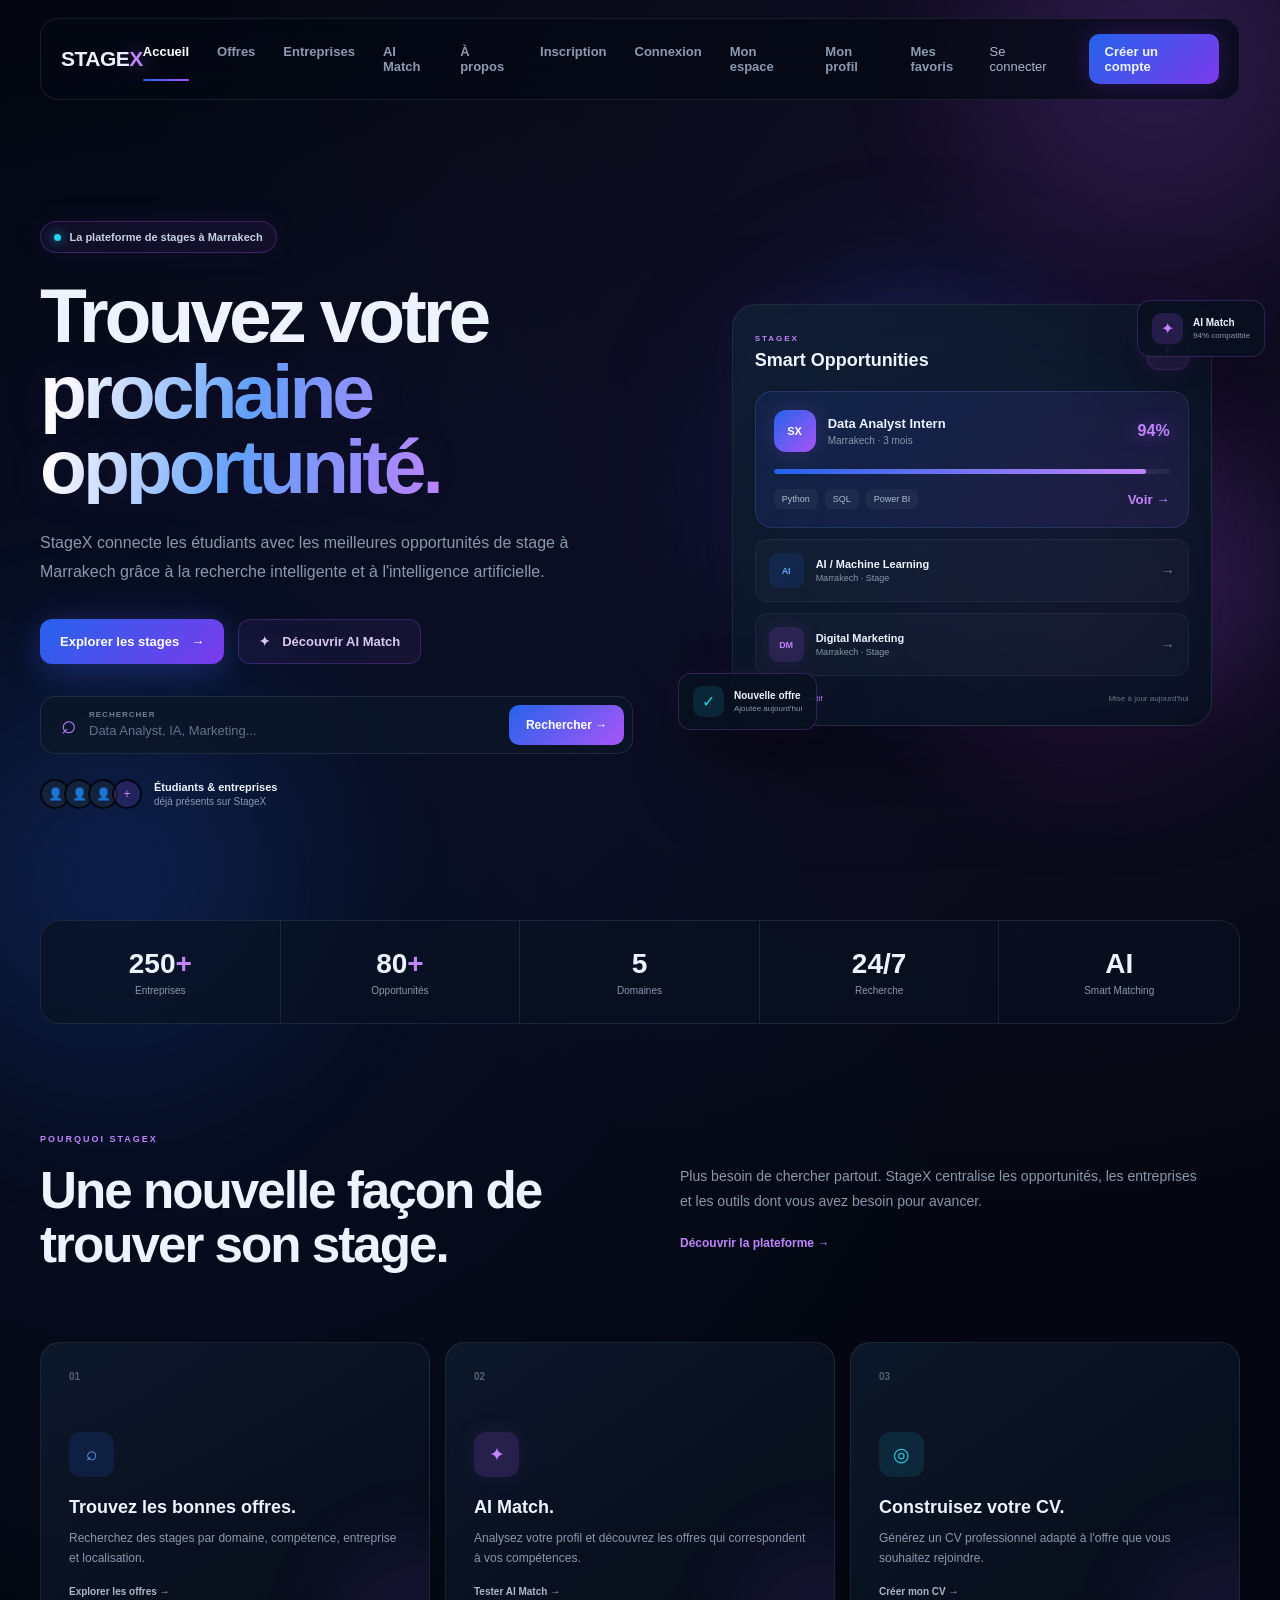
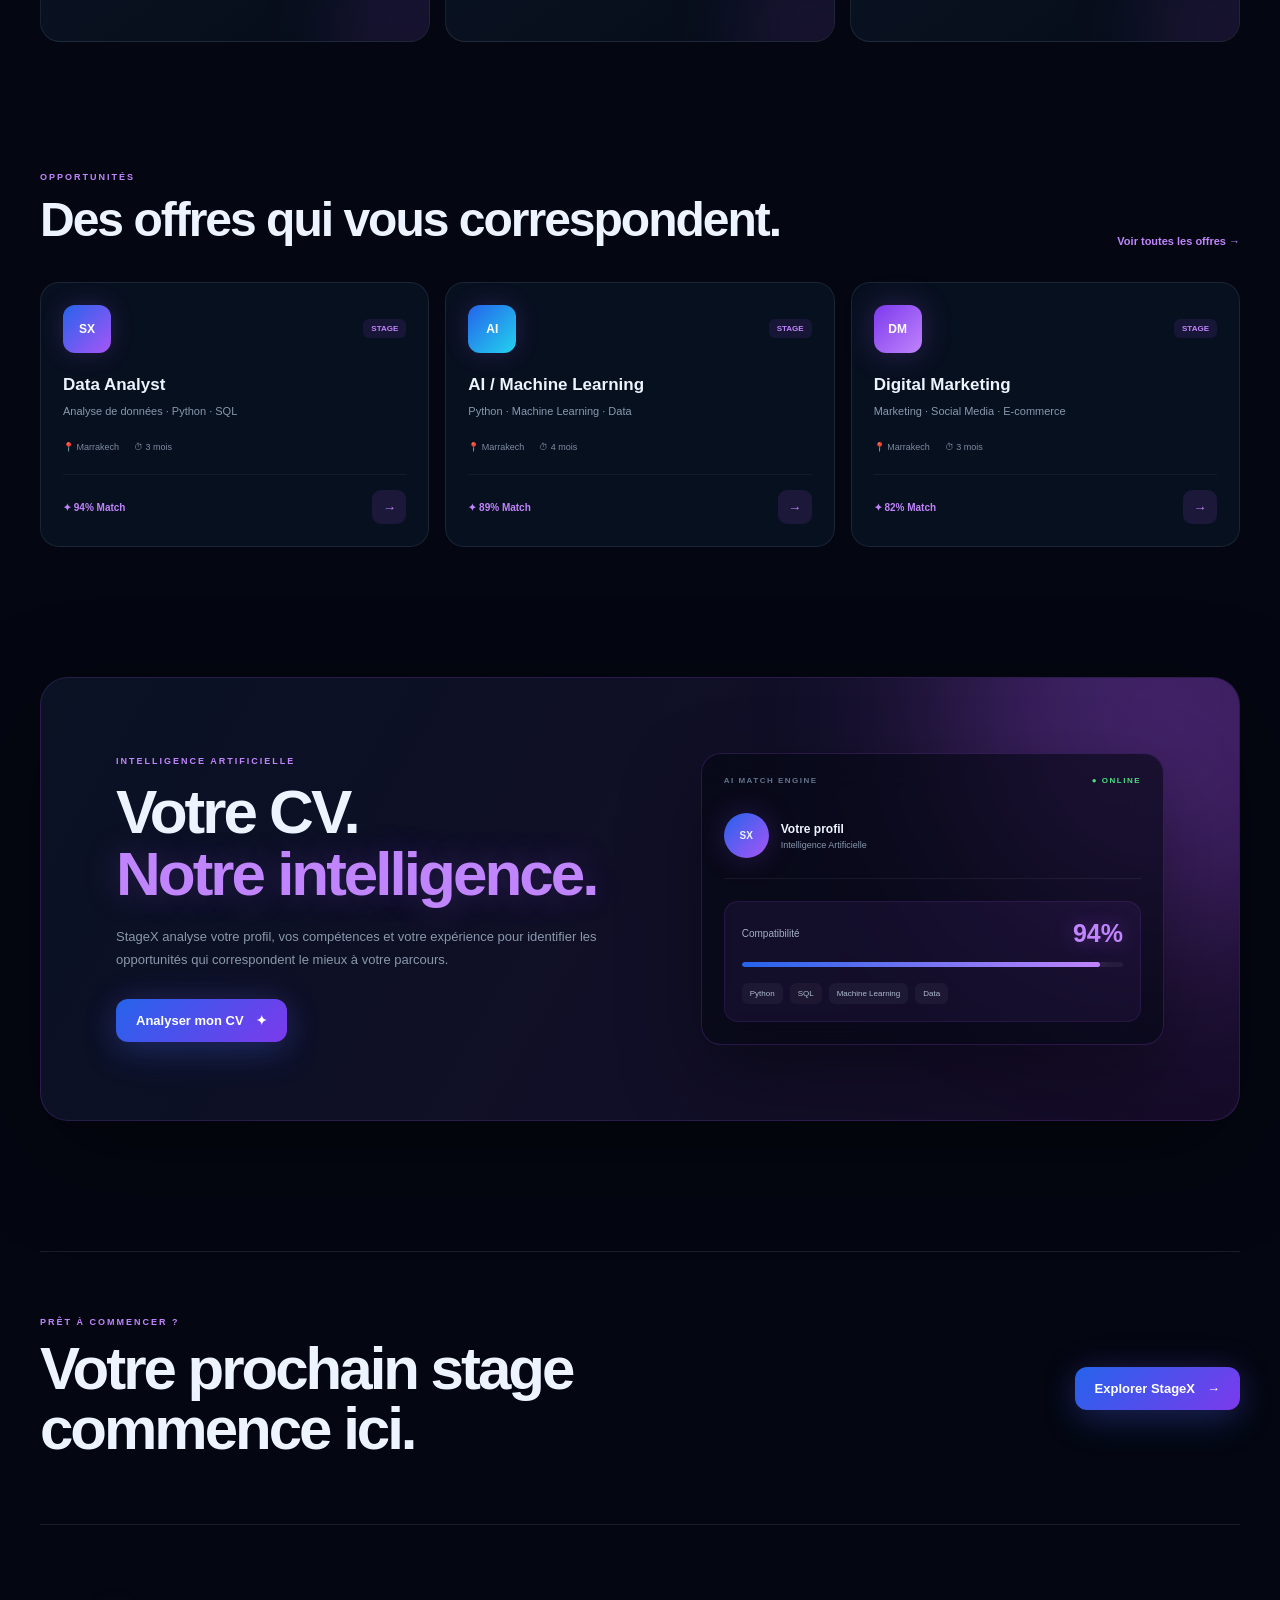
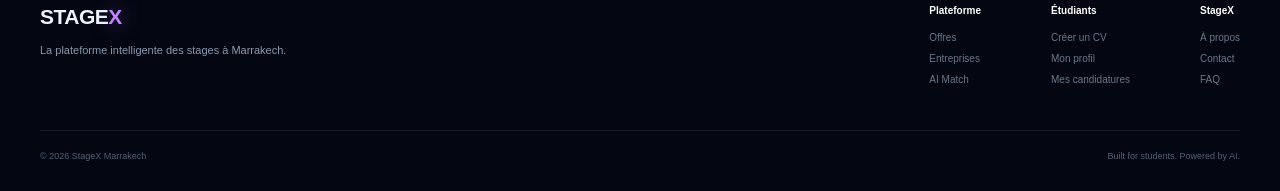
<file: frontend/index.html>
<!DOCTYPE html>
<html lang="fr">

<head>
    <meta charset="UTF-8">
    <meta name="viewport" content="width=device-width, initial-scale=1.0">

    <title>StageX Marrakech | Find Your Opportunity</title>

    <link rel="stylesheet" href="css/style.css">
</head>

<body>

    <!-- ================= NAVBAR ================= -->

    <header class="navbar">

        <a href="#" class="logo">
            STAGE<span>X</span>
        </a>

        <nav class="nav-links">
            <a href="#" class="active">Accueil</a>
            <a href="offres.html">Offres</a>
            <a href="entreprises.html">Entreprises</a>
            <a href="#ai-match">AI Match</a>
            <a href="#about">À propos</a>
            <a href="inscription.html">Inscription</a>
            <a href="connexion.html">Connexion</a>
            <a href="dashboard.html">Mon espace</a>
            <a href="profil.html">Mon profil</a>
            <a href="favoris.html">Mes favoris</a>
        </nav>

        <div class="nav-actions">

            <a href="#" class="login">
                Se connecter
            </a>

            <a href="#" class="signup">
                Créer un compte
            </a>

        </div>

    </header>


    <!-- ================= HERO ================= -->

    <main>

        <section class="hero">

            <!-- LEFT -->

            <div class="hero-content">

                <div class="hero-badge">
                    <span class="status-dot"></span>
                    La plateforme de stages à Marrakech
                </div>

                <h1>
                    Trouvez votre
                    <span>prochaine opportunité.</span>
                </h1>

                <p class="hero-description">

                    StageX connecte les étudiants avec les meilleures
                    opportunités de stage à Marrakech grâce à la recherche
                    intelligente et à l'intelligence artificielle.

                </p>


                <div class="hero-actions">

                    <a href="#offers" class="primary-btn">
                        Explorer les stages
                        <span>→</span>
                    </a>

                    <a href="#ai-match" class="secondary-btn">
                        <span>✦</span>
                        Découvrir AI Match
                    </a>

                </div>


                <!-- SEARCH -->

                <div class="hero-search">

                    <div class="search-left">

                        <span class="search-symbol">⌕</span>

                        <div>
                            <small>RECHERCHER</small>

                            <input
                                id="heroSearch"
                                type="text"
                                placeholder="Data Analyst, IA, Marketing..."
                            >
                        </div>

                    </div>

                    <button id="searchButton">
                        Rechercher
                        <span>→</span>
                    </button>

                </div>


                <!-- TRUST -->

                <div class="hero-trust">

                    <div class="avatars">

                        <span>👤</span>
                        <span>👤</span>
                        <span>👤</span>
                        <span>+</span>

                    </div>

                    <div>
                        <strong>Étudiants & entreprises</strong>
                        <small>déjà présents sur StageX</small>
                    </div>

                </div>

            </div>


            <!-- RIGHT VISUAL -->

            <div class="hero-visual">

                <div class="visual-glow blue-glow"></div>
                <div class="visual-glow purple-glow"></div>


                <!-- MAIN DASHBOARD -->

                <div class="dashboard-card">

                    <div class="dashboard-header">

                        <div>
                            <span class="mini-label">
                                STAGEX
                            </span>

                            <h3>
                                Smart Opportunities
                            </h3>
                        </div>

                        <div class="dashboard-icon">
                            ✦
                        </div>

                    </div>


                    <!-- MATCH -->

                    <div class="match-card">

                        <div class="match-top">

                            <div class="company-logo">
                                SX
                            </div>

                            <div class="match-info">

                                <strong>
                                    Data Analyst Intern
                                </strong>

                                <span>
                                    Marrakech · 3 mois
                                </span>

                            </div>

                            <div class="match-percent">
                                94%
                            </div>

                        </div>


                        <div class="progress">

                            <div></div>

                        </div>


                        <div class="match-footer">

                            <span>Python</span>
                            <span>SQL</span>
                            <span>Power BI</span>

                            <button>
                                Voir →
                            </button>

                        </div>

                    </div>


                    <!-- SECOND OFFER -->

                    <div class="small-offer">

                        <div class="offer-icon">
                            AI
                        </div>

                        <div class="offer-text">

                            <strong>
                                AI / Machine Learning
                            </strong>

                            <span>
                                Marrakech · Stage
                            </span>

                        </div>

                        <span class="arrow">
                            →
                        </span>

                    </div>


                    <!-- THIRD OFFER -->

                    <div class="small-offer">

                        <div class="offer-icon purple-icon">
                            DM
                        </div>

                        <div class="offer-text">

                            <strong>
                                Digital Marketing
                            </strong>

                            <span>
                                Marrakech · Stage
                            </span>

                        </div>

                        <span class="arrow">
                            →
                        </span>

                    </div>


                    <div class="dashboard-footer">

                        <span>
                            ✦ AI Matching actif
                        </span>

                        <span>
                            Mise à jour aujourd'hui
                        </span>

                    </div>

                </div>


                <!-- FLOATING AI CARD -->

                <div class="floating-ai">

                    <div class="floating-ai-icon">
                        ✦
                    </div>

                    <div>
                        <strong>
                            AI Match
                        </strong>

                        <span>
                            94% compatible
                        </span>
                    </div>

                </div>


                <!-- FLOATING NEW CARD -->

                <div class="floating-new">

                    <div class="new-check">
                        ✓
                    </div>

                    <div>
                        <strong>
                            Nouvelle offre
                        </strong>

                        <span>
                            Ajoutée aujourd'hui
                        </span>
                    </div>

                </div>

            </div>

        </section>


        <!-- ================= STATS ================= -->

        <section class="stats-section">

            <div class="stat">
                <strong>250<span>+</span></strong>
                <small>Entreprises</small>
            </div>

            <div class="stat">
                <strong>80<span>+</span></strong>
                <small>Opportunités</small>
            </div>

            <div class="stat">
                <strong>5</strong>
                <small>Domaines</small>
            </div>

            <div class="stat">
                <strong>24/7</strong>
                <small>Recherche</small>
            </div>

            <div class="stat last-stat">
                <strong>AI</strong>
                <small>Smart Matching</small>
            </div>

        </section>


        <!-- ================= INTRO ================= -->

        <section class="intro-section" id="about">

            <div class="section-tag">
                POURQUOI STAGEX
            </div>

            <div class="intro-grid">

                <h2>
                    Une nouvelle façon
                    de trouver son stage.
                </h2>

                <div>

                    <p>
                        Plus besoin de chercher partout.
                        StageX centralise les opportunités,
                        les entreprises et les outils dont
                        vous avez besoin pour avancer.
                    </p>

                    <a href="#offers">
                        Découvrir la plateforme
                        <span>→</span>
                    </a>

                </div>

            </div>

        </section>


        <!-- ================= FEATURES ================= -->

        <section class="features-section">

            <div class="feature-grid">


                <article class="feature-card feature-main">

                    <div class="feature-number">
                        01
                    </div>

                    <div class="feature-icon">
                        ⌕
                    </div>

                    <div class="feature-content">

                        <h3>
                            Trouvez les bonnes offres.
                        </h3>

                        <p>
                            Recherchez des stages par domaine,
                            compétence, entreprise et localisation.
                        </p>

                        <a href="#offers">
                            Explorer les offres →
                        </a>

                    </div>

                </article>


                <article class="feature-card">

                    <div class="feature-number">
                        02
                    </div>

                    <div class="feature-icon purple-feature">
                        ✦
                    </div>

                    <div class="feature-content">

                        <h3>
                            AI Match.
                        </h3>

                        <p>
                            Analysez votre profil et découvrez
                            les offres qui correspondent à vos compétences.
                        </p>

                        <a href="#ai-match">
                            Tester AI Match →
                        </a>

                    </div>

                </article>


                <article class="feature-card">

                    <div class="feature-number">
                        03
                    </div>

                    <div class="feature-icon cyan-feature">
                        ◎
                    </div>

                    <div class="feature-content">

                        <h3>
                            Construisez votre CV.
                        </h3>

                        <p>
                            Générez un CV professionnel adapté
                            à l'offre que vous souhaitez rejoindre.
                        </p>

                        <a href="#">
                            Créer mon CV →
                        </a>

                    </div>

                </article>

            </div>

        </section>


        <!-- ================= OFFERS PREVIEW ================= -->

        <section class="offers-section" id="offers">

            <div class="section-header">

                <div>

                    <div class="section-tag">
                        OPPORTUNITÉS
                    </div>

                    <h2>
                        Des offres qui vous correspondent.
                    </h2>

                </div>

                <a href="#" class="view-all">
                    Voir toutes les offres →
                </a>

            </div>


            <div class="offers-grid">


                <article class="offer-card">

                    <div class="offer-card-top">

                        <div class="company-logo large">
                            SX
                        </div>

                        <span class="offer-type">
                            STAGE
                        </span>

                    </div>

                    <h3>
                        Data Analyst
                    </h3>

                    <p>
                        Analyse de données · Python · SQL
                    </p>

                    <div class="offer-meta">

                        <span>📍 Marrakech</span>
                        <span>⏱ 3 mois</span>

                    </div>

                    <div class="offer-bottom">

                        <span class="match-label">
                            ✦ 94% Match
                        </span>

                        <button>
                            →
                        </button>

                    </div>

                </article>


                <article class="offer-card">

                    <div class="offer-card-top">

                        <div class="company-logo large blue-logo">
                            AI
                        </div>

                        <span class="offer-type">
                            STAGE
                        </span>

                    </div>

                    <h3>
                        AI / Machine Learning
                    </h3>

                    <p>
                        Python · Machine Learning · Data
                    </p>

                    <div class="offer-meta">

                        <span>📍 Marrakech</span>
                        <span>⏱ 4 mois</span>

                    </div>

                    <div class="offer-bottom">

                        <span class="match-label">
                            ✦ 89% Match
                        </span>

                        <button>
                            →
                        </button>

                    </div>

                </article>


                <article class="offer-card">

                    <div class="offer-card-top">

                        <div class="company-logo large purple-logo">
                            DM
                        </div>

                        <span class="offer-type">
                            STAGE
                        </span>

                    </div>

                    <h3>
                        Digital Marketing
                    </h3>

                    <p>
                        Marketing · Social Media · E-commerce
                    </p>

                    <div class="offer-meta">

                        <span>📍 Marrakech</span>
                        <span>⏱ 3 mois</span>

                    </div>

                    <div class="offer-bottom">

                        <span class="match-label">
                            ✦ 82% Match
                        </span>

                        <button>
                            →
                        </button>

                    </div>

                </article>

            </div>

        </section>


        <!-- ================= AI MATCH ================= -->

        <section class="ai-section" id="ai-match">

            <div class="ai-glow"></div>

            <div class="ai-content">

                <div class="section-tag">
                    INTELLIGENCE ARTIFICIELLE
                </div>

                <h2>
                    Votre CV.
                    <span>Notre intelligence.</span>
                </h2>

                <p>
                    StageX analyse votre profil, vos compétences
                    et votre expérience pour identifier les
                    opportunités qui correspondent le mieux à votre parcours.
                </p>

                <a href="#" class="primary-btn">
                    Analyser mon CV
                    <span>✦</span>
                </a>

            </div>


            <div class="ai-interface">

                <div class="ai-interface-header">

                    <span>
                        AI MATCH ENGINE
                    </span>

                    <span class="online">
                        ● ONLINE
                    </span>

                </div>


                <div class="ai-profile">

                    <div class="profile-circle">
                        SX
                    </div>

                    <div>

                        <strong>
                            Votre profil
                        </strong>

                        <span>
                            Intelligence Artificielle
                        </span>

                    </div>

                </div>


                <div class="ai-result">

                    <div class="ai-result-top">

                        <span>
                            Compatibilité
                        </span>

                        <strong>
                            94%
                        </strong>

                    </div>

                    <div class="ai-progress">

                        <div></div>

                    </div>

                    <div class="ai-skills">

                        <span>Python</span>
                        <span>SQL</span>
                        <span>Machine Learning</span>
                        <span>Data</span>

                    </div>

                </div>

            </div>

        </section>


        <!-- ================= CTA ================= -->

        <section class="final-cta">

            <div>

                <div class="section-tag">
                    PRÊT À COMMENCER ?
                </div>

                <h2>
                    Votre prochain stage
                    commence ici.
                </h2>

            </div>

            <a href="#offers" class="primary-btn">
                Explorer StageX
                <span>→</span>
            </a>

        </section>

    </main>


    <!-- ================= FOOTER ================= -->

    <footer>

        <div class="footer-top">

            <div>

                <a href="#" class="logo">
                    STAGE<span>X</span>
                </a>

                <p>
                    La plateforme intelligente des stages
                    à Marrakech.
                </p>

            </div>


            <div class="footer-links">

                <div>

                    <strong>Plateforme</strong>

                    <a href="#offers">Offres</a>
                    <a href="entreprises.html">Entreprises</a>
                    <a href="#ai-match">AI Match</a>

                </div>

                <div>

                    <strong>Étudiants</strong>

                    <a href="#">Créer un CV</a>
                    <a href="#">Mon profil</a>
                    <a href="#">Mes candidatures</a>

                </div>

                <div>

                    <strong>StageX</strong>

                    <a href="#about">À propos</a>
                    <a href="#">Contact</a>
                    <a href="#">FAQ</a>

                </div>

            </div>

        </div>


        <div class="footer-bottom">

            <span>
                © 2026 StageX Marrakech
            </span>

            <span>
                Built for students. Powered by AI.
            </span>

        </div>

    </footer>


    <script src="js/main.js"></script>

</body>

</html>
</file>
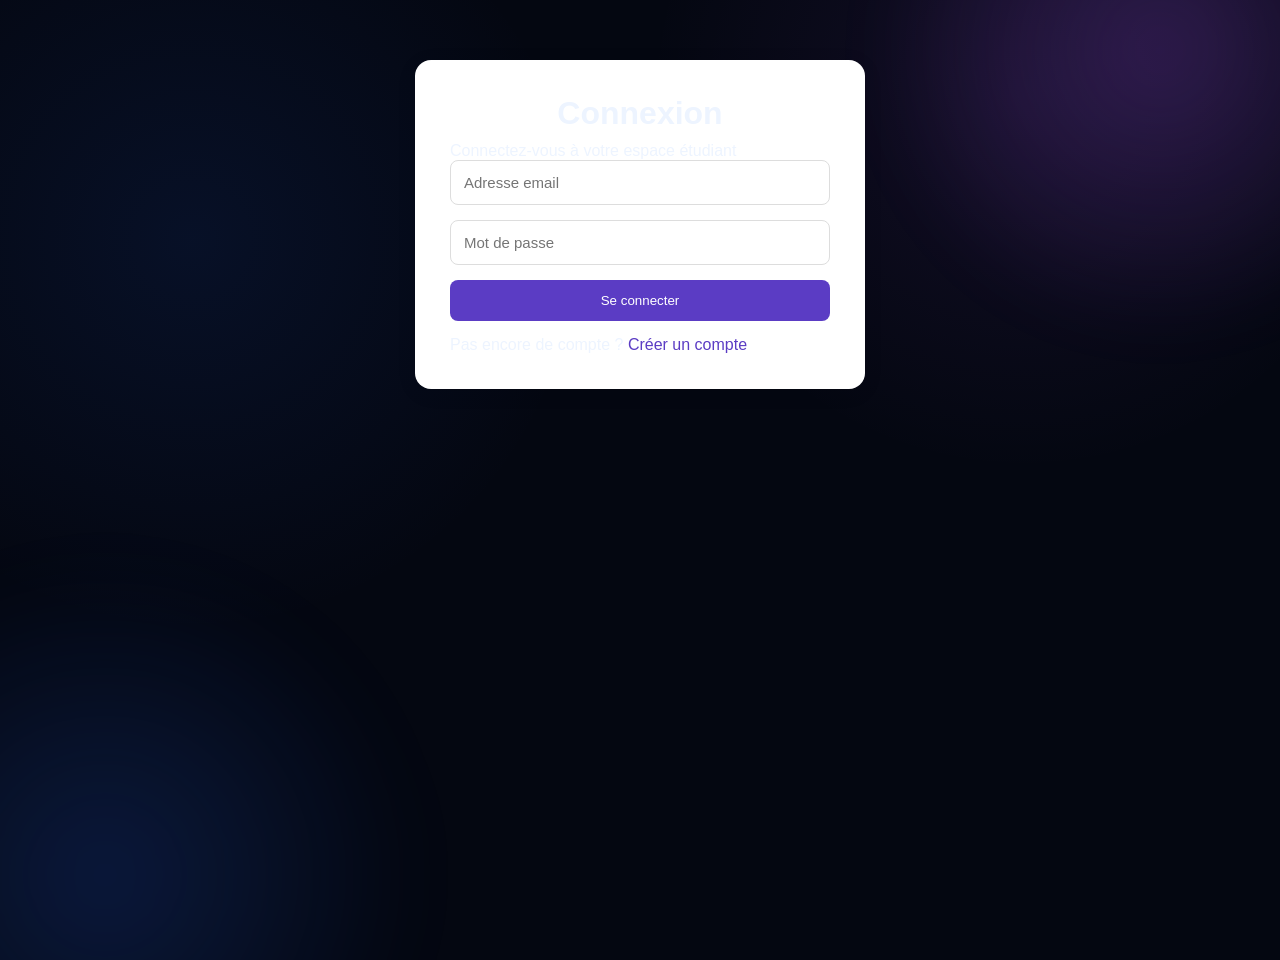
<file: frontend/connexion.html>
<!DOCTYPE html>
<html lang="fr">
<head>
    <meta charset="UTF-8">
    <meta name="viewport" content="width=device-width, initial-scale=1.0">
    <title>Connexion - StageX Marrakech</title>
    <link rel="stylesheet" href="css/style.css">
</head>

<body>

    <main class="auth-container">
        <h1>Connexion</h1>
        <p>Connectez-vous à votre espace étudiant</p>

        <form id="loginForm">

            <input id="email" type="email"
                   placeholder="Adresse email" required>

            <input id="password" type="password"
                   placeholder="Mot de passe" required>

            <button type="submit">Se connecter</button>

            <p id="message"></p>
        </form>

        <p>Pas encore de compte ?
            <a href="inscription.html">Créer un compte</a>
        </p>
    </main>

    <script src="js/auth.js"></script>
</body>
</html>
</file>
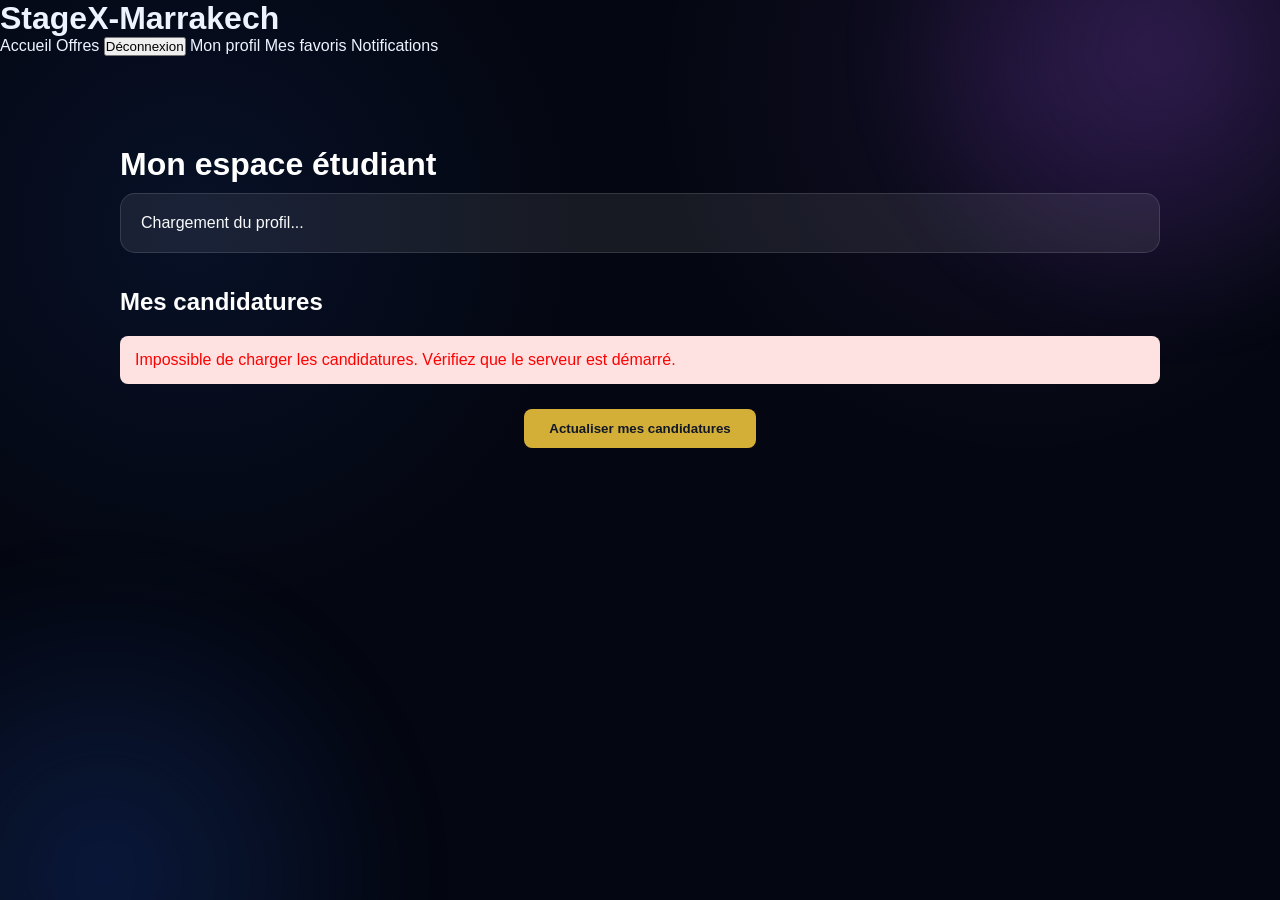
<file: frontend/dashboard.html>
<!DOCTYPE html>
<html lang="fr">

<head>
    <meta charset="UTF-8">
    <meta name="viewport" content="width=device-width, initial-scale=1.0">

    <title>Mon espace - StageX Marrakech</title>

    <link rel="stylesheet" href="css/style.css">
</head>

<body>

    <header>
        <h1>StageX-Marrakech</h1>

        <nav>
            <a href="index.html">Accueil</a>
            <a href="offres.html">Offres</a>
            <button type="button" onclick="logout()">Déconnexion</button>
            <a href="profil.html">Mon profil</a>
            <a href="favoris.html">Mes favoris</a>
            <a href="notifications.html">Notifications</a>
        </nav>
    </header>

    <main class="dashboard">

        <h1>Mon espace étudiant</h1>

        <div id="userInfo">
            Chargement du profil...
        </div>

        <h2>Mes candidatures</h2>

        <div id="candidatures">
            Chargement des candidatures...
        </div>

        <button type="button" id="btnActualiser">
            Actualiser mes candidatures
        </button>

    </main>

    <script src="js/auth.js"></script>
    <script src="js/dashboard.js"></script>

</body>

</html>
</file>
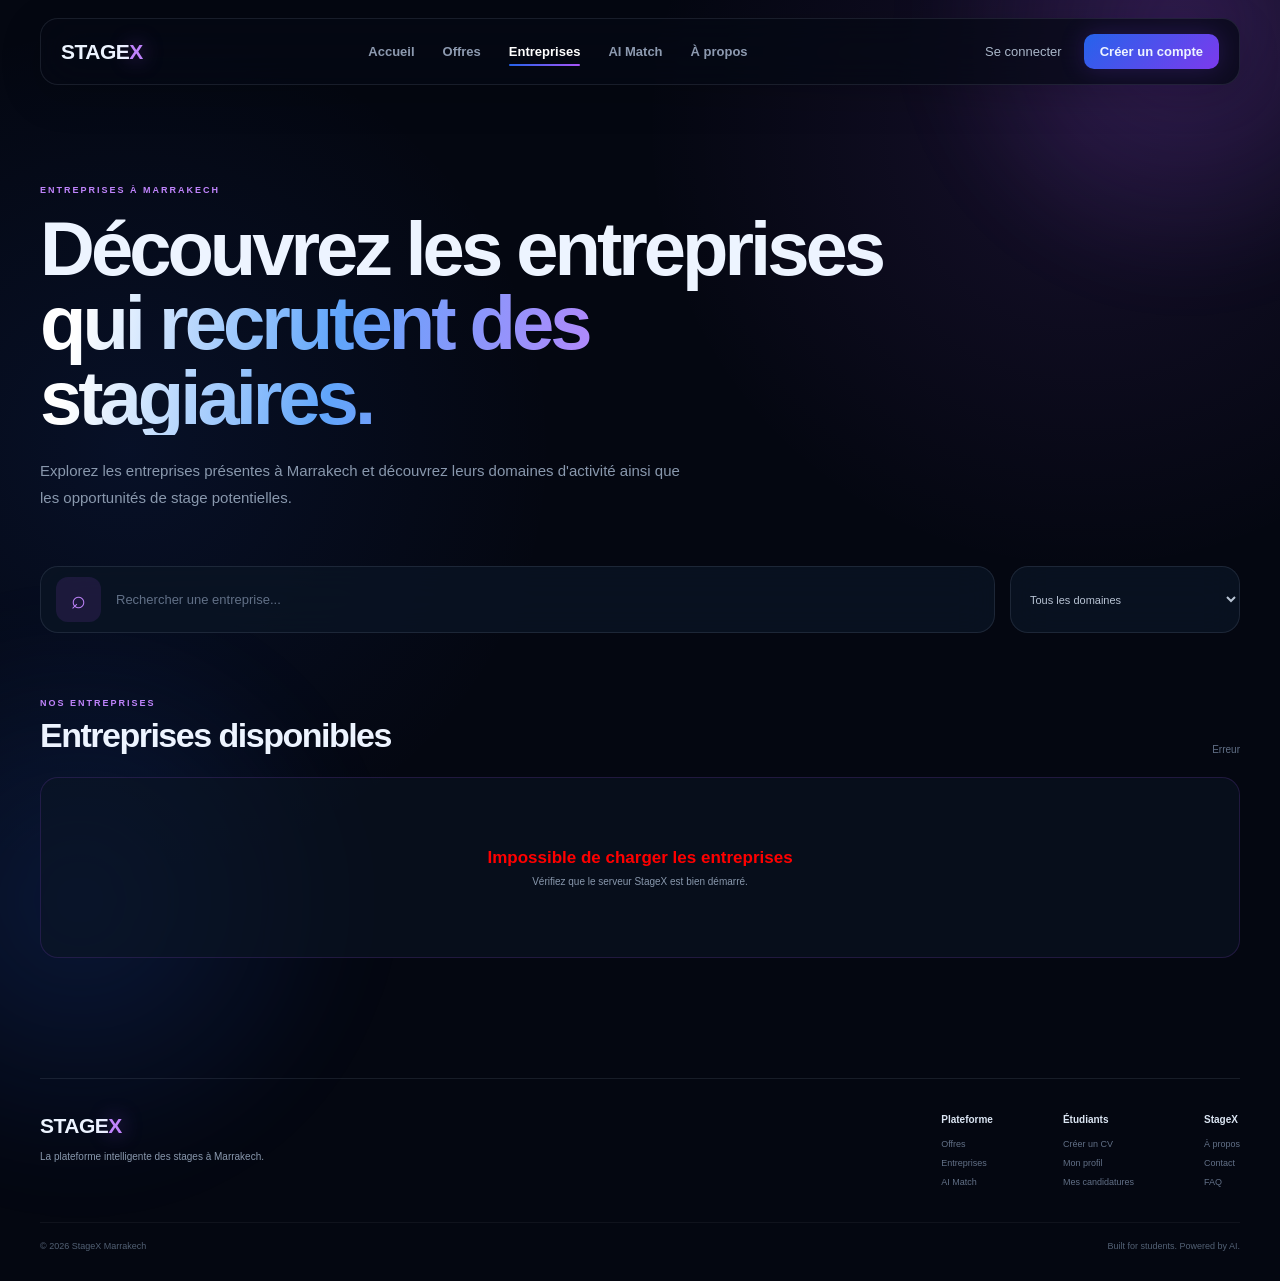
<file: frontend/entreprises.html>
<!DOCTYPE html>
<html lang="fr">

<head>
    <meta charset="UTF-8">
    <meta name="viewport" content="width=device-width, initial-scale=1.0">

    <title>StageX Marrakech | Entreprises</title>

    <link rel="stylesheet" href="css/style.css">
    <link rel="stylesheet" href="css/entreprises.css">
</head>

<body>

    <!-- ================= NAVBAR ================= -->

    <header class="navbar">

        <a href="index.html" class="logo">
            STAGE<span>X</span>
        </a>

        <nav class="nav-links">
            <a href="index.html">Accueil</a>
            <a href="offres.html">Offres</a>
            <a href="entreprises.html" class="active">Entreprises</a>
            <a href="index.html#ai-match">AI Match</a>
            <a href="index.html#about">À propos</a>
        </nav>

        <div class="nav-actions">
            <a href="#" class="login">Se connecter</a>
            <a href="#" class="signup">Créer un compte</a>
        </div>

    </header>


    <!-- ================= HERO ================= -->

    <main>

        <section class="companies-hero">

            <div class="section-tag">
                ENTREPRISES À MARRAKECH
            </div>

            <h1>
                Découvrez les entreprises
                <span>qui recrutent des stagiaires.</span>
            </h1>

            <p>
                Explorez les entreprises présentes à Marrakech et
                découvrez leurs domaines d'activité ainsi que les
                opportunités de stage potentielles.
            </p>

        </section>


        <!-- ================= SEARCH ================= -->

        <section class="companies-tools">

            <div class="company-search">

                <span>⌕</span>

                <input
                    type="text"
                    id="searchCompany"
                    placeholder="Rechercher une entreprise..."
                >

            </div>

            <select id="domainFilter">
                <option value="">Tous les domaines</option>
                <option value="Intelligence Artificielle">Intelligence Artificielle</option>
                <option value="Data Analyst">Data Analyst</option>
                <option value="Développement">Développement</option>
                <option value="Infrastructure Digitale">Infrastructure Digitale</option>
                <option value="Cybersécurité">Cybersécurité</option>
            </select>

        </section>


        <!-- ================= RESULTS ================= -->

        <section class="companies-section">

            <div class="companies-header">

                <div>
                    <div class="section-tag">
                        NOS ENTREPRISES
                    </div>

                    <h2>
                        Entreprises disponibles
                    </h2>
                </div>

                <span id="companiesCount">
                    Chargement...
                </span>

            </div>


            <div id="companiesGrid" class="companies-grid">

                <div class="loading">
                    Chargement des entreprises...
                </div>

            </div>


            <div id="noCompanies" class="no-companies" style="display:none;">

                <h3>Aucune entreprise trouvée</h3>

                <p>
                    Essayez une autre recherche ou un autre domaine.
                </p>

            </div>

        </section>

    </main>


    <!-- ================= FOOTER ================= -->

    <footer>

        <div class="footer-top">

            <div>

                <a href="index.html" class="logo">
                    STAGE<span>X</span>
                </a>

                <p>
                    La plateforme intelligente des stages
                    à Marrakech.
                </p>

            </div>


            <div class="footer-links">

                <div>

                    <strong>Plateforme</strong>

                    <a href="offres.html">Offres</a>
                    <a href="entreprises.html">Entreprises</a>
                    <a href="index.html#ai-match">AI Match</a>

                </div>

                <div>

                    <strong>Étudiants</strong>

                    <a href="#">Créer un CV</a>
                    <a href="#">Mon profil</a>
                    <a href="#">Mes candidatures</a>

                </div>

                <div>

                    <strong>StageX</strong>

                    <a href="index.html#about">À propos</a>
                    <a href="#">Contact</a>
                    <a href="#">FAQ</a>

                </div>

            </div>

        </div>


        <div class="footer-bottom">

            <span>
                © 2026 StageX Marrakech
            </span>

            <span>
                Built for students. Powered by AI.
            </span>

        </div>

    </footer>


    <script src="js/entreprises.js"></script>

</body>

</html>
</file>
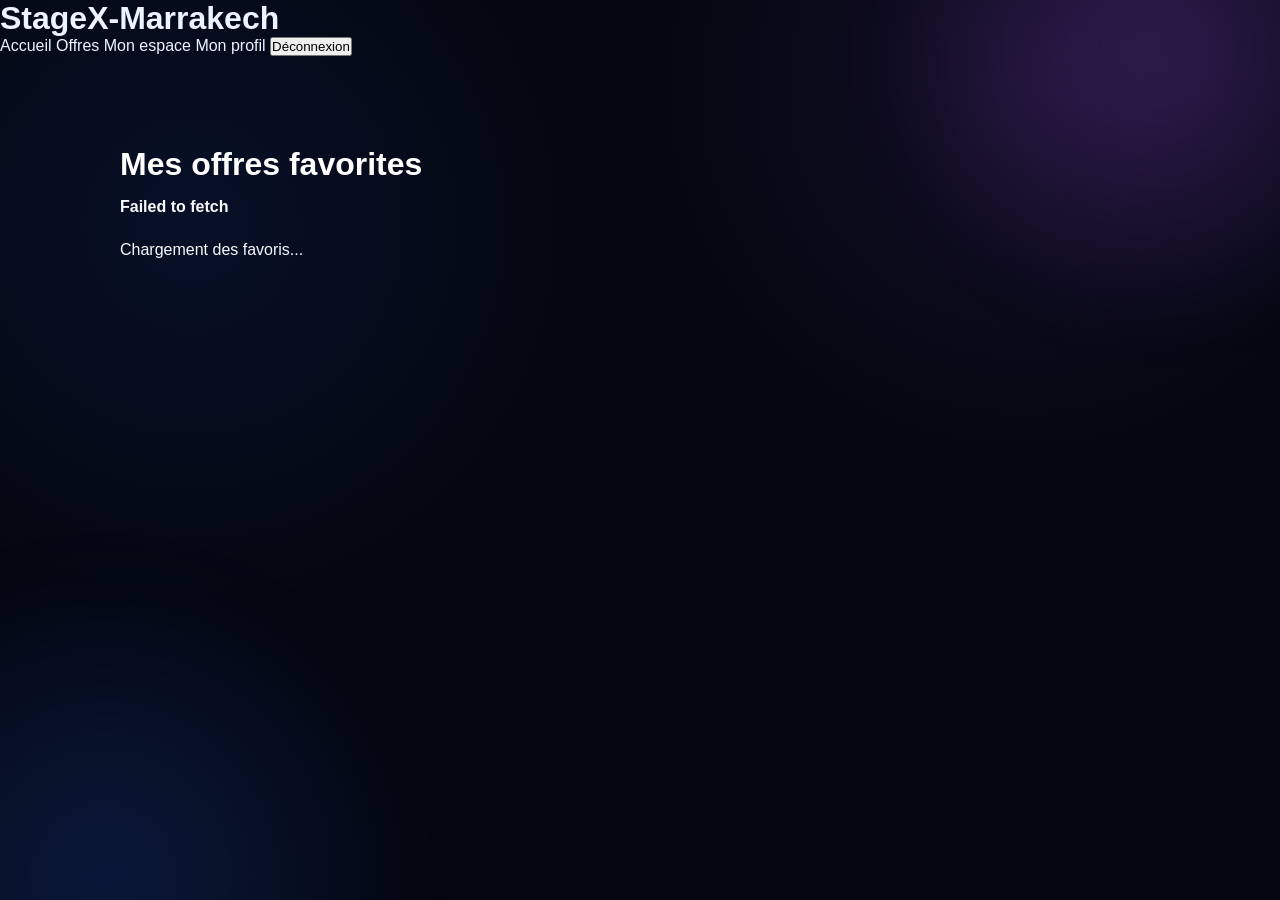
<file: frontend/favoris.html>
<!DOCTYPE html>
<html lang="fr">
<head>
    <meta charset="UTF-8">
    <meta name="viewport" content="width=device-width, initial-scale=1.0">
    <title>Mes favoris - StageX Marrakech</title>
    <link rel="stylesheet" href="css/style.css">
</head>
<body>

<header>
    <h1>StageX-Marrakech</h1>
    <nav>
        <a href="index.html">Accueil</a>
        <a href="offres.html">Offres</a>
        <a href="dashboard.html">Mon espace</a>
        <a href="profil.html">Mon profil</a>
        <button type="button" onclick="logout()">Déconnexion</button>
    </nav>
</header>

<main class="dashboard">
    <h1>Mes offres favorites</h1>

    <div id="favorisMessage"></div>
    <div id="favorisContainer">Chargement des favoris...</div>
</main>

<script src="js/auth.js"></script>
<script src="js/favoris.js"></script>

</body>
</html>
</file>
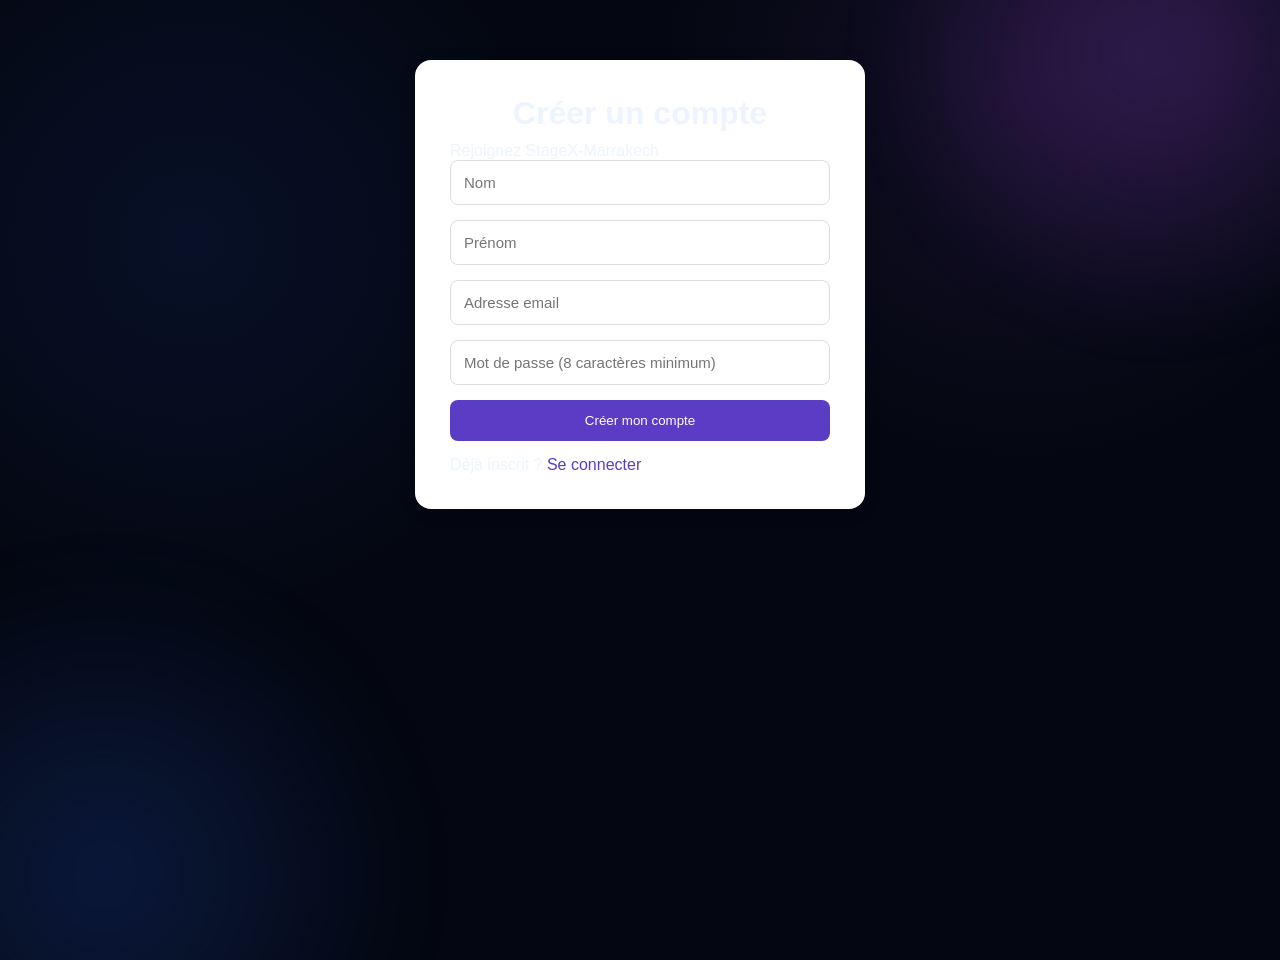
<file: frontend/inscription.html>
<!DOCTYPE html>
<html lang="fr">
<head>
    <meta charset="UTF-8">
    <meta name="viewport" content="width=device-width, initial-scale=1.0">
    <title>Inscription - StageX Marrakech</title>
    <link rel="stylesheet" href="css/style.css">
</head>

<body>

    <main class="auth-container">
        <h1>Créer un compte</h1>
        <p>Rejoignez StageX-Marrakech</p>

        <form id="registerForm">

            <input id="nom" type="text"
                   placeholder="Nom" required>

            <input id="prenom" type="text"
                   placeholder="Prénom" required>

            <input id="email" type="email"
                   placeholder="Adresse email" required>

            <input id="password" type="password"
                   placeholder="Mot de passe (8 caractères minimum)"
                   minlength="8" required>

            <button type="submit">Créer mon compte</button>

            <p id="message"></p>
        </form>

        <p>Déjà inscrit ?
            <a href="connexion.html">Se connecter</a>
        </p>
    </main>

    <script src="js/auth.js"></script>
</body>
</html>
</file>
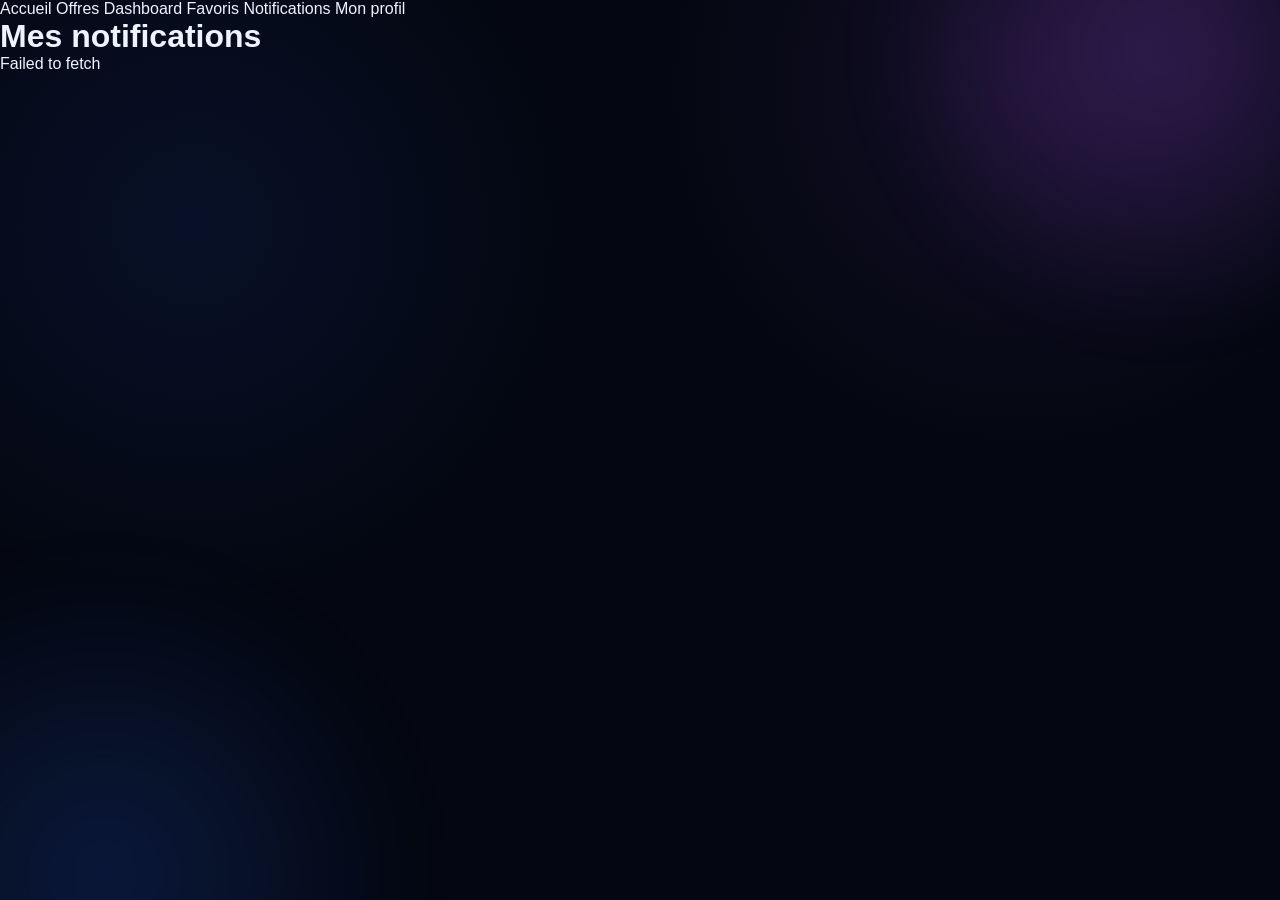
<file: frontend/notifications.html>
<!DOCTYPE html>
<html lang="fr">
<head>
    <meta charset="UTF-8">
    <meta name="viewport" content="width=device-width, initial-scale=1.0">
    <title>Mes notifications - StageX Marrakech</title>
    <link rel="stylesheet" href="css/style.css">
</head>

<body>

<header>
    <nav>
        <a href="index.html">Accueil</a>
        <a href="offres.html">Offres</a>
        <a href="dashboard.html">Dashboard</a>
        <a href="favoris.html">Favoris</a>
        <a href="notifications.html">Notifications</a>
        <a href="profil.html">Mon profil</a>
    </nav>
</header>

<main class="container">
    <h1>Mes notifications</h1>

    <p id="notificationsMessage"></p>

    <div id="notificationsContainer"></div>
</main>

<script src="js/auth.js"></script>
<script src="js/notifications.js"></script>

</body>
</html>
</file>
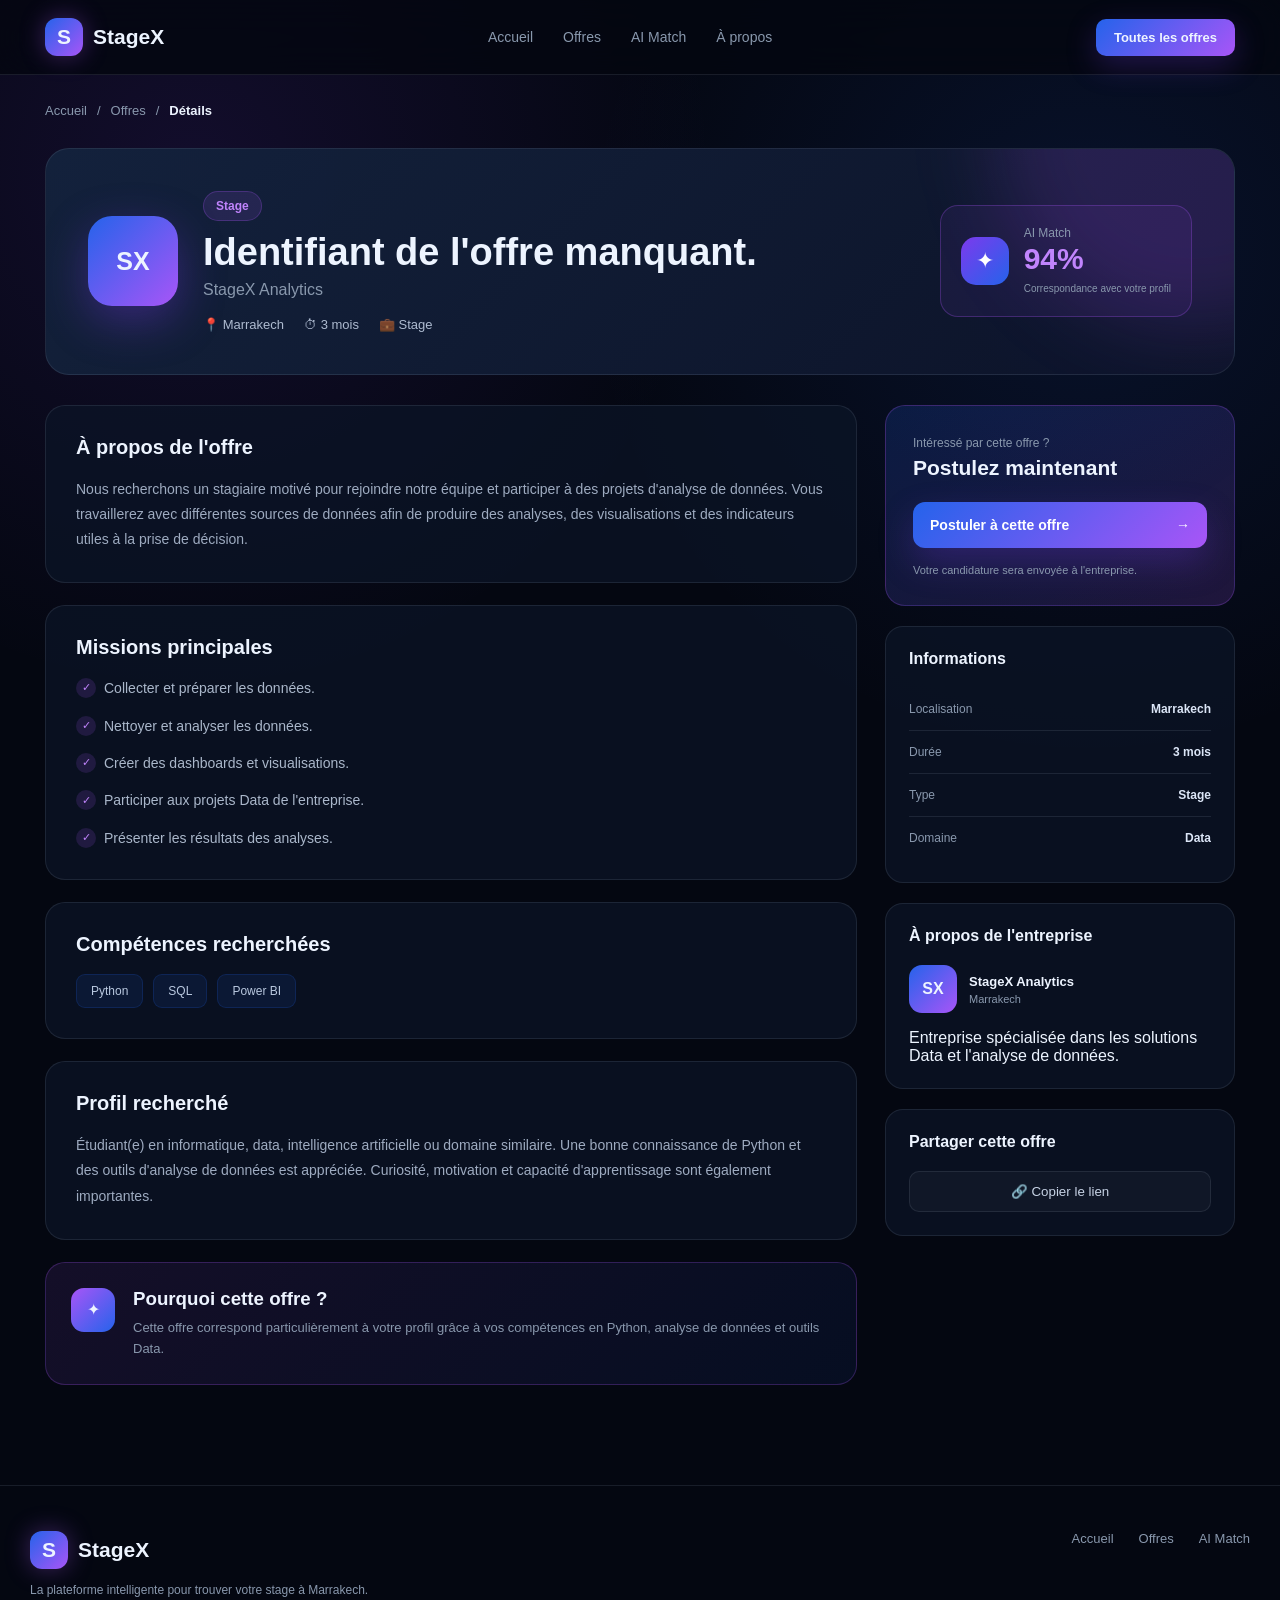
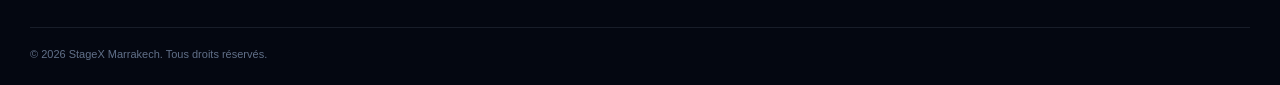
<file: frontend/offre-detail.html>
<!DOCTYPE html>
<html lang="fr">

<head>

    <meta charset="UTF-8">

    <meta
        name="viewport"
        content="width=device-width, initial-scale=1.0"
    >

    <title>StageX | Détails de l'offre</title>

    <link
        rel="stylesheet"
        href="css/offre-detail.css"
    >

</head>


<body>


    <!-- ================= NAVBAR ================= -->

    <nav class="navbar">

        <div class="nav-container">

            <a
                href="index.html"
                class="logo"
            >

                <span class="logo-icon">
                    S
                </span>

                <span>
                    StageX
                </span>

            </a>


            <div class="nav-links">

                <a href="index.html">
                    Accueil
                </a>

                <a href="offres.html">
                    Offres
                </a>

                <a href="index.html#ai-match">
                    AI Match
                </a>

                <a href="index.html#about">
                    À propos
                </a>

            </div>


            <a
                href="offres.html"
                class="nav-btn"
            >
                Toutes les offres
            </a>

        </div>

    </nav>



    <!-- ================= BREADCRUMB ================= -->

    <div class="breadcrumb-container">

        <div class="breadcrumb">

            <a href="index.html">
                Accueil
            </a>

            <span>
                /
            </span>

            <a href="offres.html">
                Offres
            </a>

            <span>
                /
            </span>

            <strong>
                Détails
            </strong>

        </div>

    </div>



    <!-- ================= MAIN ================= -->

    <main class="detail-page">


        <!-- ================= OFFER HERO ================= -->

        <section class="offer-hero">

            <div class="offer-hero-left">


                <div
                    class="company-logo-large"
                    id="companyLogo"
                >
                    SX
                </div>


                <div class="hero-info">

                    <span
                        class="stage-badge"
                        id="offerType"
                    >
                        Stage
                    </span>


                    <h1 id="offerTitle">
                        Data Analyst Intern
                    </h1>


                    <p
                        class="company-name"
                        id="companyName"
                    >
                        StageX Analytics
                    </p>


                    <div class="offer-meta">

                        <span>
                            📍
                            <span id="offerLocation">
                                Marrakech
                            </span>
                        </span>


                        <span>
                            ⏱
                            <span id="offerDuration">
                                3 mois
                            </span>
                        </span>


                        <span>
                            💼
                            Stage
                        </span>

                    </div>

                </div>

            </div>



            <!-- ================= AI MATCH ================= -->

            <div class="ai-match-card">

                <div class="ai-icon">
                    ✦
                </div>


                <div>

                    <span>
                        AI Match
                    </span>

                    <strong id="matchScore">
                        94%
                    </strong>

                    <small>
                        Correspondance avec votre profil
                    </small>

                </div>

            </div>

        </section>



        <!-- ================= CONTENT GRID ================= -->

        <div class="content-grid">


            <!-- ================= LEFT CONTENT ================= -->

            <div class="main-content">


                <!-- DESCRIPTION -->

                <section class="detail-card">

                    <h2>
                        À propos de l'offre
                    </h2>


                    <p id="description">

                        Nous recherchons un stagiaire motivé
                        pour rejoindre notre équipe et participer
                        à des projets d'analyse de données.

                        Vous travaillerez avec différentes sources
                        de données afin de produire des analyses,
                        des visualisations et des indicateurs
                        utiles à la prise de décision.

                    </p>

                </section>



                <!-- MISSIONS -->

                <section class="detail-card">

                    <h2>
                        Missions principales
                    </h2>


                    <ul id="missions">

                        <li>
                            Collecter et préparer les données.
                        </li>

                        <li>
                            Nettoyer et analyser les données.
                        </li>

                        <li>
                            Créer des dashboards et visualisations.
                        </li>

                        <li>
                            Participer aux projets Data de l'entreprise.
                        </li>

                        <li>
                            Présenter les résultats des analyses.
                        </li>

                    </ul>

                </section>



                <!-- SKILLS -->

                <section class="detail-card">

                    <h2>
                        Compétences recherchées
                    </h2>


                    <div
                        class="skills-large"
                        id="skills"
                    >

                        <span>
                            Python
                        </span>

                        <span>
                            SQL
                        </span>

                        <span>
                            Power BI
                        </span>

                    </div>

                </section>



                <!-- PROFILE -->

                <section class="detail-card">

                    <h2>
                        Profil recherché
                    </h2>


                    <p id="profile">

                        Étudiant(e) en informatique, data,
                        intelligence artificielle ou domaine
                        similaire.

                        Une bonne connaissance de Python et
                        des outils d'analyse de données est
                        appréciée.

                        Curiosité, motivation et capacité
                        d'apprentissage sont également
                        importantes.

                    </p>

                </section>



                <!-- AI INSIGHT -->

                <section class="ai-insight">

                    <div class="ai-insight-icon">
                        ✦
                    </div>


                    <div>

                        <h3>
                            Pourquoi cette offre ?
                        </h3>


                        <p id="aiInsight">

                            Cette offre correspond particulièrement
                            à votre profil grâce à vos compétences
                            en Python, analyse de données et outils
                            Data.

                        </p>

                    </div>

                </section>

            </div>



            <!-- ================= SIDEBAR ================= -->

            <aside class="sidebar">


                <!-- APPLY CARD -->

                <div class="apply-card">

                    <div>

                        <span>
                            Intéressé par cette offre ?
                        </span>

                        <h3>
                            Postulez maintenant
                        </h3>

                    </div>


                    <a
                        href="postuler.html"
                        class="apply-btn"
                        id="applyButton"
                    >

                        Postuler à cette offre

                        <span>
                            →
                        </span>

                    </a>


                    <p class="apply-note">

                        Votre candidature sera envoyée
                        à l'entreprise.

                    </p>

                </div>



                <!-- OFFER INFO -->

                <div class="sidebar-card">

                    <h3>
                        Informations
                    </h3>


                    <div class="info-row">

                        <span>
                            Localisation
                        </span>

                        <strong id="sideLocation">
                            Marrakech
                        </strong>

                    </div>


                    <div class="info-row">

                        <span>
                            Durée
                        </span>

                        <strong id="sideDuration">
                            3 mois
                        </strong>

                    </div>


                    <div class="info-row">

                        <span>
                            Type
                        </span>

                        <strong>
                            Stage
                        </strong>

                    </div>


                    <div class="info-row">

                        <span>
                            Domaine
                        </span>

                        <strong id="sideDomain">
                            Data
                        </strong>

                    </div>

                </div>



                <!-- COMPANY -->

                <div class="sidebar-card">

                    <h3>
                        À propos de l'entreprise
                    </h3>


                    <div class="company-mini">

                        <div
                            class="company-logo-small"
                            id="sideLogo"
                        >
                            SX
                        </div>


                        <div>

                            <strong id="sideCompany">
                                StageX Analytics
                            </strong>

                            <span>
                                Marrakech
                            </span>

                        </div>

                    </div>


                    <p id="companyDescription">

                        Entreprise spécialisée dans les
                        solutions Data et l'analyse
                        de données.

                    </p>

                </div>



                <!-- SHARE -->

                <div class="sidebar-card share-card">

                    <h3>
                        Partager cette offre
                    </h3>


                    <div class="share-buttons">

                        <button
                            type="button"
                            onclick="shareOffer()"
                        >
                            🔗 Copier le lien
                        </button>

                    </div>

                </div>


            </aside>

        </div>

    </main>



    <!-- ================= FOOTER ================= -->

    <footer class="footer">

        <div class="footer-content">


            <div class="footer-brand">

                <div class="logo">

                    <span class="logo-icon">
                        S
                    </span>

                    <span>
                        StageX
                    </span>

                </div>


                <p>
                    La plateforme intelligente pour trouver
                    votre stage à Marrakech.
                </p>

            </div>


            <div class="footer-links">

                <a href="index.html">
                    Accueil
                </a>

                <a href="offres.html">
                    Offres
                </a>

                <a href="index.html#ai-match">
                    AI Match
                </a>

            </div>

        </div>


        <div class="footer-bottom">

            © 2026 StageX Marrakech.
            Tous droits réservés.

        </div>

    </footer>



    <!-- ================= JAVASCRIPT ================= -->

    <script src="js/offre-detail.js"></script>

</body>

</html>
</file>
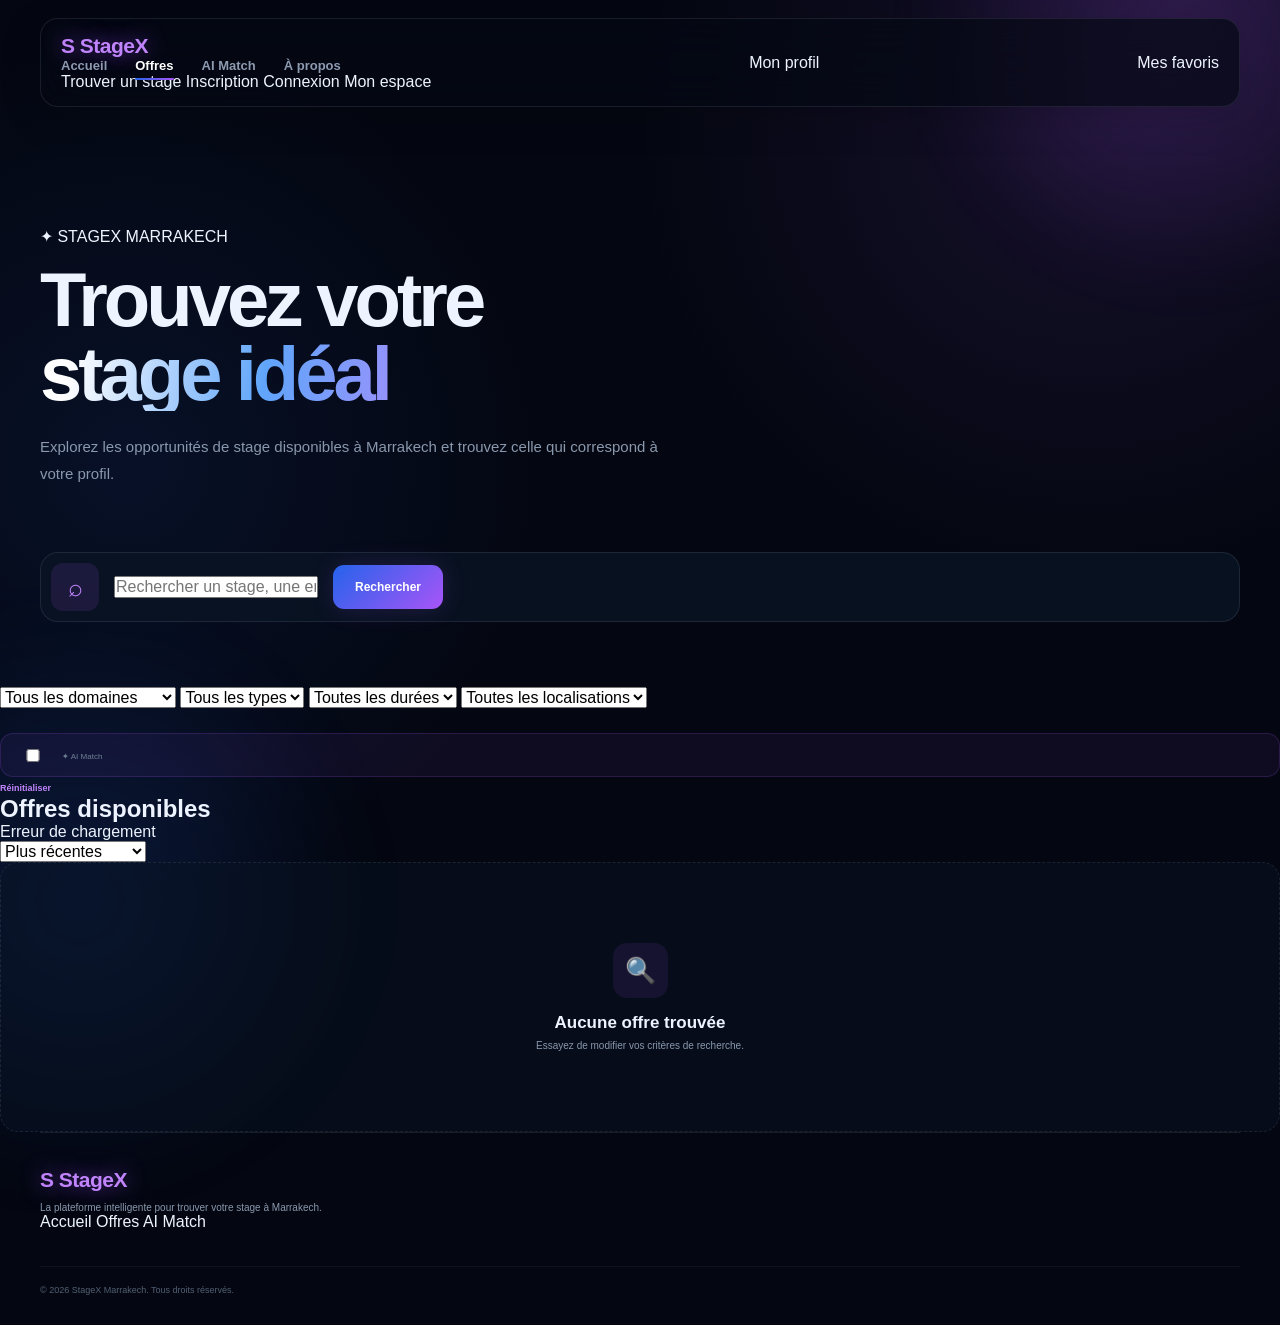
<file: frontend/offres.html>
<!DOCTYPE html>
<html lang="fr">
<head>
    <meta charset="UTF-8">
    <meta name="viewport" content="width=device-width, initial-scale=1.0">

    <title>Offres de stage | StageX Marrakech</title>

    <link rel="stylesheet" href="css/offres.css">
</head>

<body>

    <!-- ================= NAVBAR ================= -->
    <nav class="navbar">

        <div class="nav-container">

            <a href="index.html" class="logo">
                <span class="logo-icon">S</span>
                <span>StageX</span>
            </a>

            <div class="nav-links">
                <a href="index.html">Accueil</a>
                <a href="offres.html" class="active">Offres</a>
                <a href="index.html#ai-match">AI Match</a>
                <a href="index.html#about">À propos</a>
            </div>

            <a href="offres.html" class="nav-btn">
                Trouver un stage
            </a>
            
            <a href="inscription.html">Inscription</a>
            <a href="connexion.html">Connexion</a>
            <a href="dashboard.html">Mon espace</a>
        </div>

        <a href="profil.html">Mon profil</a>
        <a href="favoris.html">Mes favoris</a>
    </nav>


    <!-- ================= HERO ================= -->

    <section class="offers-hero">

        <div class="hero-content">

            <span class="hero-badge">
                ✦ STAGEX MARRAKECH
            </span>

            <h1>
                Trouvez votre
                <span>stage idéal</span>
            </h1>

            <p>
                Explorez les opportunités de stage disponibles à Marrakech
                et trouvez celle qui correspond à votre profil.
            </p>

        </div>

    </section>


    <!-- ================= SEARCH ================= -->

    <section class="search-section">

        <div class="search-box">

            <span class="search-icon">⌕</span>

            <input
                type="text"
                id="searchInput"
                placeholder="Rechercher un stage, une entreprise, une compétence..."
            >

            <button id="searchBtn">
                Rechercher
            </button>

        </div>

    </section>


    <!-- ================= FILTERS ================= -->

    <section class="filters-section">

        <div class="filters-container">

            <!-- Domaine -->
            <select id="domainFilter">

                <option value="all">
                    Tous les domaines
                </option>

                <option value="data">
                    Data
                </option>

                <option value="ia">
                    Intelligence Artificielle
                </option>

                <option value="dev">
                    Développement
                </option>

                <option value="infrastructure">
                     Infrastructure Digitale
                </option>

                <option value="cyber">
                    Cybersécurité
                </option>

            </select>


            <!-- Type -->
            <select id="typeFilter">

                <option value="all">
                    Tous les types
                </option>

                <option value="stage">
                    Stage
                </option>

            </select>


            <!-- Durée -->
            <select id="durationFilter">

                <option value="all">
                    Toutes les durées
                </option>

                <option value="2">
                    2 mois
                </option>

                <option value="3">
                    3 mois
                </option>

                <option value="4">
                    4 mois
                </option>

                <option value="5">
                    5 mois
                </option>

                <option value="6">
                    6 mois
                </option>

            </select>


            <!-- Localisation -->
            <select id="locationFilter">

                <option value="all">
                    Toutes les localisations
                </option>

                <option value="marrakech">
                    Marrakech
                </option>

            </select>


            <!-- AI -->
            <label class="ai-filter">

                <input
                    type="checkbox"
                    id="aiFilter"
                >

                <span>
                    ✦ AI Match
                </span>

            </label>


            <!-- Reset -->
            <button id="resetFilters">
                Réinitialiser
            </button>

        </div>

    </section>


    <!-- ================= RESULTS HEADER ================= -->

    <section class="results-section">

        <div class="results-header">

            <div>

                <h2>
                    Offres disponibles
                </h2>

                <p id="resultsCount">
                    6 offres trouvées
                </p>

            </div>


            <select id="sortFilter">

                <option value="recent">
                    Plus récentes
                </option>

                <option value="match">
                    Meilleur AI Match
                </option>

                <option value="duration">
                    Durée
                </option>

            </select>

        </div>


        <!-- ================= OFFERS GRID ================= -->

        <div class="offers-grid" id="offersGrid">
        </div>


        <!-- ================= NO RESULTS ================= -->

        <div
            id="noResults"
            class="no-results"
            style="display: none;"
        >

            <div class="no-results-icon">
                🔍
            </div>

            <h3>
                Aucune offre trouvée
            </h3>

            <p>
                Essayez de modifier vos critères de recherche.
            </p>

        </div>

    </section>


    <!-- ================= FOOTER ================= -->

    <footer class="footer">

        <div class="footer-content">

            <div>

                <div class="logo">
                    <span class="logo-icon">S</span>
                    <span>StageX</span>
                </div>

                <p>
                    La plateforme intelligente pour trouver
                    votre stage à Marrakech.
                </p>

            </div>


            <div class="footer-links">

                <a href="index.html">
                    Accueil
                </a>

                <a href="offres.html">
                    Offres
                </a>

                <a href="index.html#ai-match">
                    AI Match
                </a>

            </div>

        </div>


        <div class="footer-bottom">

            © 2026 StageX Marrakech.
            Tous droits réservés.

        </div>

    </footer>


    <!-- ================= JAVASCRIPT ================= -->

    <script src="js/offres.js"></script>

</body>
</html>
</file>
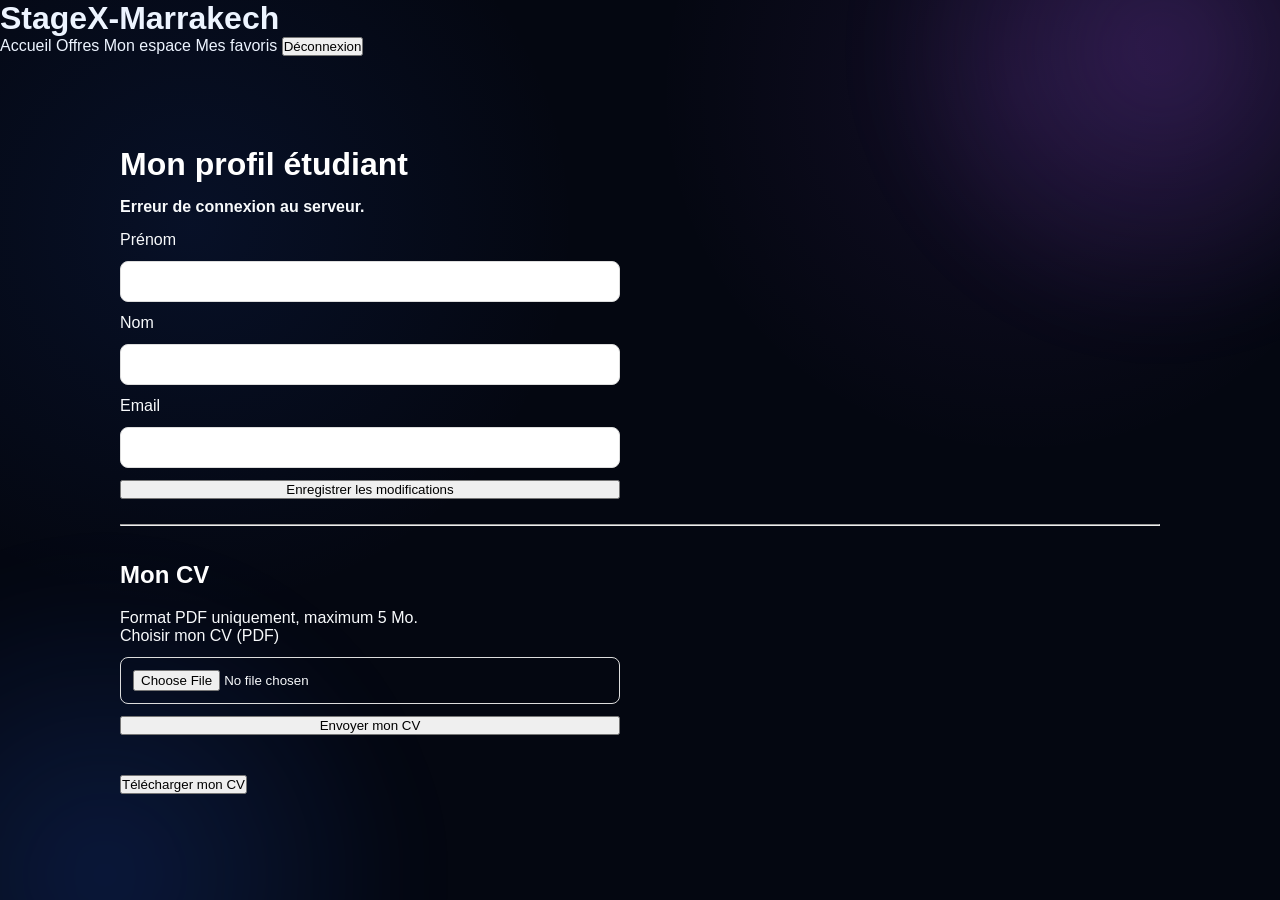
<file: frontend/profil.html>
<!DOCTYPE html>
<html lang="fr">
<head>
    <meta charset="UTF-8">
    <meta name="viewport" content="width=device-width, initial-scale=1.0">
    <title>Mon profil - StageX Marrakech</title>
    <link rel="stylesheet" href="css/style.css">
</head>
<body>
    <header>
        <h1>StageX-Marrakech</h1>
        <nav>
            <a href="index.html">Accueil</a>
            <a href="offres.html">Offres</a>
            <a href="dashboard.html">Mon espace</a>
            <a href="favoris.html">Mes favoris</a>
            <button type="button" onclick="logout()">Déconnexion</button>
        </nav>
    </header>

    <main class="dashboard">
        <h1>Mon profil étudiant</h1>
        <div id="profilMessage"></div>

        <form id="profilForm">
            <label for="prenom">Prénom</label>
            <input type="text" id="prenom" required>

            <label for="nom">Nom</label>
            <input type="text" id="nom" required>

            <label for="email">Email</label>
            <input type="email" id="email" required>

            <button type="submit" class="btn-primary">
                Enregistrer les modifications
            </button>
        </form>

        <hr>

        <h2>Mon CV</h2>
        <p>Format PDF uniquement, maximum 5 Mo.</p>

        <form id="cvForm">
            <label for="cv">Choisir mon CV (PDF)</label>
            <input type="file" id="cv" accept="application/pdf,.pdf" required>

            <button type="submit" class="btn-primary">Envoyer mon CV</button>
        </form>

        <button type="button" id="btnTelechargerCV" class="btn-primary">
            Télécharger mon CV
        </button>

        <p id="cvMessage"></p>
    </main>

    <script src="js/auth.js"></script>
    <script src="js/profil.js"></script>
</body>
</html>
</file>
<file: frontend/css/style.css>
/* =========================================================
   STAGEX MARRAKECH
   PREMIUM DARK BLUE + PURPLE DESIGN
========================================================= */


/* =========================================================
   ROOT
========================================================= */

:root {
    --bg: #040711;
    --bg-2: #07101f;

    --surface: rgba(12, 22, 40, 0.82);
    --surface-2: #0e1a2f;
    --surface-3: #14233d;

    --blue: #2563eb;
    --blue-light: #3b82f6;

    --cyan: #22d3ee;

    --purple: #a855f7;
    --purple-light: #c084fc;
    --purple-dark: #7c3aed;

    --white: #ffffff;
    --text: #edf4ff;
    --muted: #8998ad;

    --border: rgba(148, 163, 184, 0.14);

    --shadow:
        0 25px 80px rgba(0, 0, 0, 0.45);

    --purple-shadow:
        0 0 45px rgba(168, 85, 247, 0.25);

    --blue-shadow:
        0 0 45px rgba(37, 99, 235, 0.25);
}


/* =========================================================
   RESET
========================================================= */

* {
    margin: 0;
    padding: 0;
    box-sizing: border-box;
}

html {
    scroll-behavior: smooth;
}

body {
    font-family:
        Inter,
        "Segoe UI",
        Arial,
        sans-serif;

    background:
        radial-gradient(
            circle at 80% 10%,
            rgba(168, 85, 247, 0.09),
            transparent 28%
        ),
        radial-gradient(
            circle at 15% 25%,
            rgba(37, 99, 235, 0.10),
            transparent 30%
        ),
        var(--bg);

    color: var(--text);

    min-height: 100vh;

    overflow-x: hidden;
}


/* =========================================================
   BACKGROUND ATMOSPHERE
========================================================= */

body::before {
    content: "";

    position: fixed;

    width: 600px;
    height: 600px;

    top: -250px;
    right: -180px;

    background:
        radial-gradient(
            circle,
            rgba(168, 85, 247, 0.22),
            transparent 68%
        );

    filter: blur(30px);

    pointer-events: none;

    animation:
        purpleAtmosphere 9s ease-in-out infinite;

    z-index: -1;
}


body::after {
    content: "";

    position: fixed;

    width: 650px;
    height: 650px;

    bottom: -300px;
    left: -220px;

    background:
        radial-gradient(
            circle,
            rgba(37, 99, 235, 0.20),
            transparent 68%
        );

    filter: blur(35px);

    pointer-events: none;

    animation:
        blueAtmosphere 11s ease-in-out infinite;

    z-index: -1;
}


@keyframes purpleAtmosphere {

    0% {
        transform:
            translate(0, 0)
            scale(1);
        opacity: 0.65;
    }

    50% {
        transform:
            translate(-45px, 35px)
            scale(1.15);
        opacity: 1;
    }

    100% {
        transform:
            translate(0, 0)
            scale(1);
        opacity: 0.65;
    }
}


@keyframes blueAtmosphere {

    0% {
        transform:
            translate(0, 0)
            scale(1);
    }

    50% {
        transform:
            translate(40px, -30px)
            scale(1.12);
    }

    100% {
        transform:
            translate(0, 0)
            scale(1);
    }
}


/* =========================================================
   LINKS
========================================================= */

a {
    text-decoration: none;
    color: inherit;
}


/* =========================================================
   NAVBAR
========================================================= */

.navbar {
    width: min(1200px, calc(100% - 40px));

    margin: 18px auto 0;

    padding: 15px 20px;

    display: flex;
    align-items: center;
    justify-content: space-between;

    border: 1px solid var(--border);

    background:
        rgba(5, 9, 20, 0.72);

    backdrop-filter: blur(22px);

    border-radius: 18px;

    position: sticky;
    top: 15px;

    z-index: 1000;

    transition:
        0.3s ease;
}


.navbar.scrolled {
    background:
        rgba(5, 9, 20, 0.92);

    border-color:
        rgba(168, 85, 247, 0.22);

    box-shadow:
        0 15px 50px rgba(0, 0, 0, 0.35);
}


/* LOGO */

.logo {
    font-size: 21px;

    font-weight: 900;

    letter-spacing: -0.5px;
}


.logo span {
    color: var(--purple-light);

    text-shadow:
        0 0 20px rgba(168, 85, 247, 0.65);
}


/* NAV LINKS */

.nav-links {
    display: flex;
    gap: 28px;
}


.nav-links a {
    color: #8d9ab0;

    font-size: 13px;

    font-weight: 600;

    transition:
        0.25s ease;

    position: relative;
}


.nav-links a::after {
    content: "";

    position: absolute;

    left: 0;
    bottom: -7px;

    width: 0;
    height: 2px;

    border-radius: 10px;

    background:
        linear-gradient(
            90deg,
            var(--blue),
            var(--purple)
        );

    transition:
        0.3s ease;
}


.nav-links a:hover,
.nav-links a.active {
    color: white;
}


.nav-links a:hover::after,
.nav-links a.active::after {
    width: 100%;
}


/* NAV ACTIONS */

.nav-actions {
    display: flex;
    align-items: center;
    gap: 12px;
}


.login {
    color: #aab7c9;

    font-size: 13px;

    padding: 10px 14px;

    transition: 0.25s ease;
}


.login:hover {
    color: white;
}


.signup {
    padding: 10px 16px;

    border-radius: 10px;

    background:
        linear-gradient(
            135deg,
            var(--blue),
            var(--purple-dark)
        );

    font-size: 13px;

    font-weight: 700;

    box-shadow:
        0 0 25px rgba(124, 58, 237, 0.25);

    transition:
        0.3s ease;
}


.signup:hover {
    transform: translateY(-2px);

    box-shadow:
        0 0 35px rgba(168, 85, 247, 0.45);
}


/* =========================================================
   HERO
========================================================= */

.hero {
    width: min(1200px, calc(100% - 40px));

    margin: 90px auto 80px;

    display: grid;

    grid-template-columns:
        1.05fr
        0.95fr;

    gap: 70px;

    align-items: center;

    min-height: 650px;
}


/* HERO LEFT */

.hero-content {
    animation:
        heroLeft 0.9s ease both;
}


@keyframes heroLeft {

    from {
        opacity: 0;
        transform:
            translateY(35px);
    }

    to {
        opacity: 1;
        transform:
            translateY(0);
    }
}


/* BADGE */

.hero-badge {
    display: inline-flex;

    align-items: center;

    gap: 9px;

    padding: 9px 13px;

    border:
        1px solid
        rgba(168, 85, 247, 0.28);

    background:
        rgba(168, 85, 247, 0.08);

    border-radius: 999px;

    color: #c7d2e4;

    font-size: 11px;

    font-weight: 700;

    box-shadow:
        0 0 30px
        rgba(168, 85, 247, 0.08);

    animation:
        badgePulse 3s ease-in-out infinite;
}


.status-dot {
    width: 7px;
    height: 7px;

    border-radius: 50%;

    background:
        var(--cyan);

    box-shadow:
        0 0 12px
        rgba(34, 211, 238, 0.9);
}


@keyframes badgePulse {

    0%,
    100% {
        box-shadow:
            0 0 20px
            rgba(168, 85, 247, 0.08);
    }

    50% {
        box-shadow:
            0 0 35px
            rgba(168, 85, 247, 0.22);
    }
}


/* HERO TITLE */

.hero h1 {
    margin-top: 25px;

    font-size:
        clamp(48px, 6vw, 78px);

    line-height: 0.98;

    letter-spacing:
        -4px;

    font-weight: 900;

    max-width: 700px;
}


.hero h1 span {
    display: block;

    background:
        linear-gradient(
            100deg,
            #ffffff 5%,
            #60a5fa 35%,
            #c084fc 70%,
            #a855f7 100%
        );

    -webkit-background-clip: text;
    background-clip: text;

    color: transparent;

    text-shadow:
        0 0 45px
        rgba(168, 85, 247, 0.12);
}


/* DESCRIPTION */

.hero-description {
    margin-top: 25px;

    max-width: 610px;

    color: var(--muted);

    font-size: 16px;

    line-height: 1.8;
}


/* HERO BUTTONS */

.hero-actions {
    display: flex;

    gap: 14px;

    margin-top: 32px;

    flex-wrap: wrap;
}


.primary-btn,
.secondary-btn {
    display: inline-flex;

    align-items: center;

    justify-content: center;

    gap: 12px;

    padding: 14px 20px;

    border-radius: 12px;

    font-size: 13px;

    font-weight: 800;

    transition:
        0.3s ease;
}


.primary-btn {
    background:
        linear-gradient(
            135deg,
            var(--blue),
            var(--purple-dark)
        );

    color: white;

    box-shadow:
        0 12px 35px
        rgba(37, 99, 235, 0.22),
        0 0 35px
        rgba(168, 85, 247, 0.15);
}


.primary-btn:hover {
    transform:
        translateY(-3px);

    box-shadow:
        0 18px 45px
        rgba(37, 99, 235, 0.32),
        0 0 45px
        rgba(168, 85, 247, 0.25);
}


.secondary-btn {
    border:
        1px solid
        rgba(168, 85, 247, 0.25);

    background:
        rgba(168, 85, 247, 0.07);

    color:
        #d9c8ef;
}


.secondary-btn:hover {
    transform:
        translateY(-3px);

    border-color:
        rgba(168, 85, 247, 0.55);

    background:
        rgba(168, 85, 247, 0.13);

    box-shadow:
        0 0 35px
        rgba(168, 85, 247, 0.18);
}


/* =========================================================
   SEARCH
========================================================= */

.hero-search {
    margin-top: 32px;

    width: min(620px, 100%);

    display: flex;

    align-items: center;

    justify-content: space-between;

    padding: 8px;

    background:
        rgba(12, 22, 40, 0.78);

    border:
        1px solid
        rgba(148, 163, 184, 0.16);

    border-radius: 15px;

    backdrop-filter:
        blur(15px);

    transition:
        0.3s ease;
}


.hero-search:focus-within {
    border-color:
        rgba(168, 85, 247, 0.48);

    box-shadow:
        0 0 40px
        rgba(168, 85, 247, 0.14);
}


.search-left {
    display: flex;

    align-items: center;

    gap: 12px;

    padding-left: 12px;
}


.search-symbol {
    font-size: 26px;

    color:
        var(--purple-light);
}


.search-left small {
    display: block;

    color:
        #718096;

    font-size: 8px;

    font-weight: 800;

    letter-spacing: 1px;
}


.search-left input {
    width: 310px;

    max-width: 100%;

    margin-top: 4px;

    border: none;

    outline: none;

    background:
        transparent;

    color: white;

    font-size: 13px;
}


.search-left input::placeholder {
    color:
        #64748b;
}


.hero-search button {
    border: none;

    padding: 13px 17px;

    border-radius: 10px;

    background:
        linear-gradient(
            135deg,
            var(--blue),
            var(--purple)
        );

    color: white;

    font-weight: 800;

    font-size: 12px;

    cursor: pointer;

    transition:
        0.3s ease;
}


.hero-search button:hover {
    transform:
        translateY(-2px);

    box-shadow:
        0 0 30px
        rgba(168, 85, 247, 0.35);
}


/* =========================================================
   TRUST
========================================================= */

.hero-trust {
    display: flex;

    align-items: center;

    gap: 12px;

    margin-top: 25px;
}


.avatars {
    display: flex;
}


.avatars span {
    width: 30px;
    height: 30px;

    border-radius: 50%;

    display: grid;

    place-items: center;

    margin-left: -6px;

    border:
        2px solid
        var(--bg);

    background:
        var(--surface-3);

    font-size: 12px;
}


.avatars span:first-child {
    margin-left: 0;
}


.avatars span:last-child {
    background:
        rgba(168, 85, 247, 0.16);

    color:
        var(--purple-light);
}


.hero-trust strong {
    display: block;

    font-size: 11px;
}


.hero-trust small {
    display: block;

    margin-top: 3px;

    color:
        var(--muted);

    font-size: 10px;
}


/* =========================================================
   HERO VISUAL
========================================================= */

.hero-visual {
    position: relative;

    min-height: 570px;

    display: grid;

    place-items: center;

    animation:
        heroRight 1s ease both;
}


@keyframes heroRight {

    from {
        opacity: 0;
        transform:
            translateX(35px);
    }

    to {
        opacity: 1;
        transform:
            translateX(0);
    }
}


/* GLOWS */

.visual-glow {
    position: absolute;

    border-radius: 50%;

    filter: blur(70px);

    pointer-events: none;
}


.blue-glow {
    width: 360px;
    height: 360px;

    background:
        rgba(37, 99, 235, 0.28);

    top: 70px;
    left: 30px;

    animation:
        blueOrb 7s ease-in-out infinite;
}


.purple-glow {
    width: 300px;
    height: 300px;

    background:
        rgba(168, 85, 247, 0.42);

    right: 0;
    bottom: 70px;

    animation:
        purpleOrb 6s ease-in-out infinite;
}


@keyframes blueOrb {

    0%,
    100% {
        transform:
            translate(0, 0)
            scale(1);
    }

    50% {
        transform:
            translate(30px, -20px)
            scale(1.15);
    }
}


@keyframes purpleOrb {

    0%,
    100% {
        transform:
            translate(0, 0)
            scale(1);
    }

    50% {
        transform:
            translate(-25px, 25px)
            scale(1.18);
    }
}


/* =========================================================
   DASHBOARD CARD
========================================================= */

.dashboard-card {
    width: min(480px, 100%);

    padding: 22px;

    border:
        1px solid
        rgba(148, 163, 184, 0.15);

    border-radius: 24px;

    background:
        linear-gradient(
            145deg,
            rgba(17, 30, 50, 0.93),
            rgba(8, 16, 31, 0.94)
        );

    backdrop-filter:
        blur(20px);

    box-shadow:
        0 35px 90px
        rgba(0, 0, 0, 0.55),
        0 0 60px
        rgba(168, 85, 247, 0.08);

    position: relative;

    z-index: 3;

    animation:
        dashboardFloat 6s ease-in-out infinite;
}


@keyframes dashboardFloat {

    0%,
    100% {
        transform:
            translateY(0);
    }

    50% {
        transform:
            translateY(-10px);
    }
}


/* DASHBOARD HEADER */

.dashboard-header {
    display: flex;

    justify-content: space-between;

    align-items: center;

    padding-bottom: 20px;
}


.mini-label {
    color:
        var(--purple-light);

    font-size: 8px;

    font-weight: 900;

    letter-spacing: 2px;
}


.dashboard-header h3 {
    margin-top: 5px;

    font-size: 18px;
}


.dashboard-icon {
    width: 42px;
    height: 42px;

    display: grid;

    place-items: center;

    border-radius: 12px;

    background:
        rgba(168, 85, 247, 0.14);

    border:
        1px solid
        rgba(168, 85, 247, 0.25);

    color:
        var(--purple-light);

    box-shadow:
        0 0 25px
        rgba(168, 85, 247, 0.15);
}


/* =========================================================
   MATCH CARD
========================================================= */

.match-card {
    padding: 18px;

    border-radius: 17px;

    background:
        linear-gradient(
            135deg,
            rgba(37, 99, 235, 0.12),
            rgba(168, 85, 247, 0.10)
        );

    border:
        1px solid
        rgba(96, 165, 250, 0.16);
}


.match-top {
    display: flex;

    align-items: center;

    gap: 12px;
}


.company-logo {
    width: 42px;
    height: 42px;

    flex-shrink: 0;

    display: grid;

    place-items: center;

    border-radius: 12px;

    background:
        linear-gradient(
            135deg,
            var(--blue),
            var(--purple)
        );

    color: white;

    font-size: 11px;

    font-weight: 900;

    box-shadow:
        0 0 25px
        rgba(168, 85, 247, 0.2);
}


.match-info {
    flex: 1;
}


.match-info strong {
    display: block;

    font-size: 13px;
}


.match-info span {
    display: block;

    margin-top: 4px;

    color:
        var(--muted);

    font-size: 10px;
}


.match-percent {
    color:
        var(--purple-light);

    font-weight: 900;

    font-size: 16px;

    text-shadow:
        0 0 18px
        rgba(168, 85, 247, 0.55);
}


/* PROGRESS */

.progress {
    height: 5px;

    margin-top: 17px;

    border-radius: 999px;

    background:
        rgba(255, 255, 255, 0.06);

    overflow: hidden;
}


.progress div {
    width: 94%;

    height: 100%;

    border-radius: inherit;

    background:
        linear-gradient(
            90deg,
            var(--blue),
            var(--purple-light)
        );

    box-shadow:
        0 0 15px
        rgba(168, 85, 247, 0.55);

    animation:
        progressLoad 2s ease both;
}


@keyframes progressLoad {

    from {
        width: 0;
    }

    to {
        width: 94%;
    }
}


/* MATCH FOOTER */

.match-footer {
    display: flex;

    align-items: center;

    gap: 7px;

    margin-top: 15px;

    flex-wrap: wrap;
}


.match-footer span {
    padding: 5px 8px;

    border-radius: 6px;

    background:
        rgba(255, 255, 255, 0.045);

    color:
        #aebbd0;

    font-size: 9px;
}


.match-footer button {
    margin-left: auto;

    border: none;

    background:
        transparent;

    color:
        var(--purple-light);

    cursor: pointer;

    font-weight: 800;
}


/* =========================================================
   SMALL OFFERS
========================================================= */

.small-offer {
    display: flex;

    align-items: center;

    gap: 12px;

    margin-top: 11px;

    padding: 13px;

    border-radius: 13px;

    background:
        rgba(255, 255, 255, 0.025);

    border:
        1px solid
        rgba(255, 255, 255, 0.05);

    transition:
        0.3s ease;
}


.small-offer:hover {
    transform:
        translateX(5px);

    border-color:
        rgba(168, 85, 247, 0.25);

    background:
        rgba(168, 85, 247, 0.06);

    box-shadow:
        0 0 25px
        rgba(168, 85, 247, 0.08);
}


.offer-icon {
    width: 35px;
    height: 35px;

    display: grid;

    place-items: center;

    border-radius: 9px;

    background:
        rgba(37, 99, 235, 0.15);

    color:
        #60a5fa;

    font-size: 9px;

    font-weight: 900;
}


.purple-icon {
    background:
        rgba(168, 85, 247, 0.18);

    color:
        var(--purple-light);

    box-shadow:
        0 0 20px
        rgba(168, 85, 247, 0.12);
}


.offer-text {
    flex: 1;
}


.offer-text strong {
    display: block;

    font-size: 11px;
}


.offer-text span {
    display: block;

    margin-top: 3px;

    color:
        var(--muted);

    font-size: 9px;
}


.arrow {
    color:
        #718096;

    font-size: 14px;
}


/* DASHBOARD FOOTER */

.dashboard-footer {
    display: flex;

    justify-content: space-between;

    margin-top: 18px;

    color:
        #64748b;

    font-size: 8px;
}


.dashboard-footer span:first-child {
    color:
        var(--purple-light);
}


/* =========================================================
   FLOATING CARDS
========================================================= */

.floating-ai,
.floating-new {
    position: absolute;

    z-index: 5;

    display: flex;

    align-items: center;

    gap: 10px;

    padding: 12px 14px;

    border:
        1px solid
        rgba(168, 85, 247, 0.25);

    border-radius: 13px;

    background:
        rgba(9, 17, 32, 0.86);

    backdrop-filter:
        blur(15px);

    box-shadow:
        0 20px 50px
        rgba(0, 0, 0, 0.35),
        0 0 30px
        rgba(168, 85, 247, 0.08);
}


.floating-ai {
    top: 70px;
    right: -25px;

    animation:
        floatingCard 5s ease-in-out infinite;
}


.floating-new {
    bottom: 70px;
    left: -25px;

    animation:
        floatingCard 6s ease-in-out infinite reverse;
}


@keyframes floatingCard {

    0%,
    100% {
        transform:
            translateY(0);
    }

    50% {
        transform:
            translateY(-12px);
    }
}


.floating-ai-icon,
.new-check {
    width: 31px;
    height: 31px;

    display: grid;

    place-items: center;

    border-radius: 9px;
}


.floating-ai-icon {
    background:
        rgba(168, 85, 247, 0.18);

    color:
        var(--purple-light);
}


.new-check {
    background:
        rgba(34, 211, 238, 0.12);

    color:
        var(--cyan);
}


.floating-ai strong,
.floating-new strong {
    display: block;

    font-size: 10px;
}


.floating-ai span,
.floating-new span {
    display: block;

    margin-top: 3px;

    color:
        var(--muted);

    font-size: 8px;
}


/* =========================================================
   STATS
========================================================= */

.stats-section {
    width: min(1200px, calc(100% - 40px));

    margin: 30px auto 110px;

    display: grid;

    grid-template-columns:
        repeat(5, 1fr);

    border:
        1px solid
        var(--border);

    border-radius: 20px;

    background:
        rgba(10, 19, 34, 0.68);

    overflow: hidden;
}


.stat {
    padding: 27px 20px;

    text-align: center;

    border-right:
        1px solid
        var(--border);
}


.stat:last-child {
    border-right: none;
}


.stat strong {
    display: block;

    font-size: 28px;

    font-weight: 900;
}


.stat strong span {
    color:
        var(--purple-light);
}


.stat small {
    display: block;

    margin-top: 5px;

    color:
        var(--muted);

    font-size: 10px;
}


/* =========================================================
   GENERAL SECTION
========================================================= */

.intro-section,
.offers-section,
.features-section,
.final-cta,
.ai-section {
    width: min(1200px, calc(100% - 40px));

    margin-left: auto;
    margin-right: auto;
}


.section-tag {
    color:
        var(--purple-light);

    font-size: 9px;

    font-weight: 900;

    letter-spacing: 2px;
}


.intro-section {
    margin-bottom: 70px;
}


.intro-grid {
    display: grid;

    grid-template-columns:
        1fr
        1fr;

    gap: 80px;

    margin-top: 20px;
}


.intro-grid h2 {
    font-size:
        clamp(34px, 4vw, 55px);

    line-height: 1.05;

    letter-spacing: -2px;
}


.intro-grid p {
    color:
        var(--muted);

    line-height: 1.8;

    font-size: 14px;

    max-width: 520px;
}


.intro-grid a {
    display: inline-block;

    margin-top: 22px;

    color:
        var(--purple-light);

    font-size: 12px;

    font-weight: 800;
}


/* =========================================================
   FEATURES
========================================================= */

.features-section {
    margin-bottom: 130px;
}


.feature-grid {
    display: grid;

    grid-template-columns:
        repeat(3, 1fr);

    gap: 15px;
}


.feature-card {
    position: relative;

    min-height: 300px;

    padding: 28px;

    border:
        1px solid
        var(--border);

    border-radius: 20px;

    background:
        linear-gradient(
            145deg,
            rgba(15, 28, 48, 0.78),
            rgba(7, 13, 25, 0.82)
        );

    overflow: hidden;

    transition:
        0.35s ease;
}


.feature-card::before {
    content: "";

    position: absolute;

    width: 180px;
    height: 180px;

    right: -80px;
    bottom: -80px;

    border-radius: 50%;

    background:
        rgba(168, 85, 247, 0.10);

    filter:
        blur(35px);

    transition:
        0.4s ease;
}


.feature-card:hover {
    transform:
        translateY(-7px);

    border-color:
        rgba(168, 85, 247, 0.25);

    box-shadow:
        0 25px 70px
        rgba(0, 0, 0, 0.28),
        0 0 40px
        rgba(168, 85, 247, 0.08);
}


.feature-card:hover::before {
    transform:
        scale(1.5);
}


.feature-number {
    color:
        #536176;

    font-size: 10px;

    font-weight: 800;
}


.feature-icon {
    width: 45px;
    height: 45px;

    margin-top: 50px;

    display: grid;

    place-items: center;

    border-radius: 12px;

    background:
        rgba(37, 99, 235, 0.14);

    color:
        #60a5fa;

    font-size: 19px;
}


.purple-feature {
    background:
        rgba(168, 85, 247, 0.18);

    color:
        var(--purple-light);

    box-shadow:
        0 0 25px
        rgba(168, 85, 247, 0.10);
}


.cyan-feature {
    background:
        rgba(34, 211, 238, 0.10);

    color:
        var(--cyan);
}


.feature-content {
    margin-top: 20px;
}


.feature-content h3 {
    font-size: 18px;
}


.feature-content p {
    margin-top: 10px;

    color:
        var(--muted);

    font-size: 12px;

    line-height: 1.7;
}


.feature-content a {
    display: inline-block;

    margin-top: 18px;

    color:
        #a9b8cb;

    font-size: 10px;

    font-weight: 800;
}


/* =========================================================
   OFFERS
========================================================= */

.offers-section {
    margin-bottom: 130px;
}


.section-header {
    display: flex;

    align-items: end;

    justify-content: space-between;

    gap: 20px;

    margin-bottom: 35px;
}


.section-header h2 {
    margin-top: 10px;

    font-size:
        clamp(30px, 4vw, 48px);

    letter-spacing: -2px;
}


.view-all {
    color:
        var(--purple-light);

    font-size: 11px;

    font-weight: 800;
}


.offers-grid {
    display: grid;

    grid-template-columns:
        repeat(3, 1fr);

    gap: 16px;
}


.offer-card {
    padding: 22px;

    border:
        1px solid
        var(--border);

    border-radius: 19px;

    background:
        rgba(10, 20, 36, 0.78);

    transition:
        0.35s ease;
}


.offer-card:hover {
    transform:
        translateY(-8px);

    border-color:
        rgba(168, 85, 247, 0.30);

    box-shadow:
        0 25px 70px
        rgba(0, 0, 0, 0.3),
        0 0 35px
        rgba(168, 85, 247, 0.10);
}


.offer-card-top {
    display: flex;

    align-items: center;

    justify-content: space-between;
}


.company-logo.large {
    width: 48px;
    height: 48px;

    font-size: 12px;
}


.blue-logo {
    background:
        linear-gradient(
            135deg,
            #2563eb,
            #22d3ee
        );
}


.purple-logo {
    background:
        linear-gradient(
            135deg,
            #7c3aed,
            #c084fc
        );

    box-shadow:
        0 0 30px
        rgba(168, 85, 247, 0.25);
}


.offer-type {
    padding: 5px 8px;

    border-radius: 6px;

    background:
        rgba(168, 85, 247, 0.10);

    color:
        var(--purple-light);

    font-size: 8px;

    font-weight: 900;
}


.offer-card h3 {
    margin-top: 22px;

    font-size: 17px;
}


.offer-card > p {
    margin-top: 8px;

    color:
        var(--muted);

    font-size: 11px;

    line-height: 1.6;
}


.offer-meta {
    display: flex;

    gap: 15px;

    margin-top: 22px;

    color:
        #7f8da1;

    font-size: 9px;
}


.offer-bottom {
    display: flex;

    align-items: center;

    justify-content: space-between;

    margin-top: 22px;

    padding-top: 15px;

    border-top:
        1px solid
        rgba(255, 255, 255, 0.05);
}


.match-label {
    color:
        var(--purple-light);

    font-size: 10px;

    font-weight: 800;
}


.offer-bottom button {
    width: 34px;
    height: 34px;

    border: none;

    border-radius: 9px;

    background:
        rgba(168, 85, 247, 0.12);

    color:
        var(--purple-light);

    cursor: pointer;

    transition:
        0.25s ease;
}


.offer-bottom button:hover {
    background:
        var(--purple);

    color: white;

    transform:
        translateX(3px);

    box-shadow:
        0 0 25px
        rgba(168, 85, 247, 0.35);
}


/* =========================================================
   AI SECTION
========================================================= */

.ai-section {
    position: relative;

    display: grid;

    grid-template-columns:
        1fr
        0.9fr;

    gap: 70px;

    align-items: center;

    padding: 75px;

    margin-bottom: 130px;

    border:
        1px solid
        rgba(168, 85, 247, 0.18);

    border-radius: 28px;

    overflow: hidden;

    background:
        linear-gradient(
            120deg,
            rgba(10, 19, 37, 0.94),
            rgba(24, 13, 43, 0.94)
        );

    box-shadow:
        0 30px 100px
        rgba(0, 0, 0, 0.35);
}


.ai-glow {
    position: absolute;

    width: 450px;
    height: 450px;

    right: -150px;
    top: -180px;

    border-radius: 50%;

    background:
        rgba(168, 85, 247, 0.30);

    filter:
        blur(90px);

    animation:
        aiGlowMove 7s ease-in-out infinite;

    pointer-events: none;
}


@keyframes aiGlowMove {

    0%,
    100% {
        transform:
            translate(0, 0)
            scale(1);
    }

    50% {
        transform:
            translate(-40px, 35px)
            scale(1.2);
    }
}


.ai-content {
    position: relative;

    z-index: 2;
}


.ai-content h2 {
    margin-top: 15px;

    font-size:
        clamp(38px, 5vw, 62px);

    line-height: 1;

    letter-spacing: -3px;
}


.ai-content h2 span {
    display: block;

    color:
        var(--purple-light);

    text-shadow:
        0 0 35px
        rgba(168, 85, 247, 0.25);
}


.ai-content p {
    max-width: 530px;

    margin-top: 20px;

    color:
        var(--muted);

    font-size: 13px;

    line-height: 1.8;
}


.ai-content .primary-btn {
    margin-top: 28px;
}


/* AI INTERFACE */

.ai-interface {
    position: relative;

    z-index: 2;

    padding: 22px;

    border:
        1px solid
        rgba(168, 85, 247, 0.20);

    border-radius: 20px;

    background:
        rgba(4, 8, 18, 0.62);

    backdrop-filter:
        blur(18px);

    box-shadow:
        0 30px 80px
        rgba(0, 0, 0, 0.35);

    animation:
        aiInterfaceFloat 5s ease-in-out infinite;
}


@keyframes aiInterfaceFloat {

    0%,
    100% {
        transform:
            translateY(0);
    }

    50% {
        transform:
            translateY(-8px);
    }
}


.ai-interface-header {
    display: flex;

    justify-content: space-between;

    color:
        #64748b;

    font-size: 8px;

    font-weight: 900;

    letter-spacing: 1.5px;
}


.online {
    color:
        #4ade80;
}


.ai-profile {
    display: flex;

    align-items: center;

    gap: 12px;

    margin-top: 28px;

    padding-bottom: 20px;

    border-bottom:
        1px solid
        rgba(255, 255, 255, 0.06);
}


.profile-circle {
    width: 45px;
    height: 45px;

    display: grid;

    place-items: center;

    border-radius: 50%;

    background:
        linear-gradient(
            135deg,
            var(--blue),
            var(--purple)
        );

    font-size: 10px;

    font-weight: 900;

    box-shadow:
        0 0 30px
        rgba(168, 85, 247, 0.22);
}


.ai-profile strong {
    display: block;

    font-size: 12px;
}


.ai-profile span {
    display: block;

    margin-top: 4px;

    color:
        var(--muted);

    font-size: 9px;
}


.ai-result {
    margin-top: 22px;

    padding: 17px;

    border-radius: 14px;

    background:
        rgba(168, 85, 247, 0.07);

    border:
        1px solid
        rgba(168, 85, 247, 0.12);
}


.ai-result-top {
    display: flex;

    justify-content: space-between;

    align-items: center;
}


.ai-result-top span {
    color:
        #a4b1c3;

    font-size: 10px;
}


.ai-result-top strong {
    color:
        var(--purple-light);

    font-size: 25px;

    text-shadow:
        0 0 20px
        rgba(168, 85, 247, 0.4);
}


.ai-progress {
    height: 5px;

    margin-top: 14px;

    border-radius: 999px;

    background:
        rgba(255, 255, 255, 0.06);

    overflow: hidden;
}


.ai-progress div {
    width: 94%;

    height: 100%;

    border-radius: inherit;

    background:
        linear-gradient(
            90deg,
            var(--blue),
            var(--purple-light)
        );

    box-shadow:
        0 0 18px
        rgba(168, 85, 247, 0.55);

    animation:
        aiProgress 2.5s ease both;
}


@keyframes aiProgress {

    from {
        width: 0;
    }

    to {
        width: 94%;
    }
}


.ai-skills {
    display: flex;

    gap: 7px;

    flex-wrap: wrap;

    margin-top: 16px;
}


.ai-skills span {
    padding: 6px 8px;

    border-radius: 6px;

    background:
        rgba(255, 255, 255, 0.045);

    color:
        #aebbd0;

    font-size: 8px;
}


/* =========================================================
   FINAL CTA
========================================================= */

.final-cta {
    display: flex;

    align-items: center;

    justify-content: space-between;

    gap: 30px;

    padding: 65px 0;

    border-top:
        1px solid
        var(--border);

    border-bottom:
        1px solid
        var(--border);

    margin-bottom: 80px;
}


.final-cta h2 {
    margin-top: 12px;

    max-width: 600px;

    font-size:
        clamp(35px, 5vw, 60px);

    line-height: 1;

    letter-spacing: -3px;
}


/* =========================================================
   FOOTER
========================================================= */

footer {
    width: min(1200px, calc(100% - 40px));

    margin:
        0 auto;

    padding-bottom: 30px;
}


.footer-top {
    display: flex;

    justify-content: space-between;

    gap: 50px;

    padding-bottom: 45px;
}


.footer-top p {
    margin-top: 12px;

    max-width: 260px;

    color:
        var(--muted);

    font-size: 11px;

    line-height: 1.7;
}


.footer-links {
    display: flex;

    gap: 70px;
}


.footer-links div {
    display: flex;

    flex-direction: column;

    gap: 10px;
}


.footer-links strong {
    margin-bottom: 6px;

    color: white;

    font-size: 10px;
}


.footer-links a {
    color:
        #68768a;

    font-size: 10px;

    transition:
        0.25s ease;
}


.footer-links a:hover {
    color:
        var(--purple-light);

    transform:
        translateX(3px);
}


.footer-bottom {
    display: flex;

    justify-content: space-between;

    gap: 20px;

    padding-top: 20px;

    border-top:
        1px solid
        var(--border);

    color:
        #526074;

    font-size: 9px;
}


/* =========================================================
   SCROLL REVEAL
========================================================= */

.reveal {
    opacity: 0;

    transform:
        translateY(30px);

    transition:
        opacity 0.8s ease,
        transform 0.8s ease;
}


.reveal.visible {
    opacity: 1;

    transform:
        translateY(0);
}


/* =========================================================
   SELECTION
========================================================= */

::selection {
    background:
        rgba(168, 85, 247, 0.35);

    color: white;
}


/* =========================================================
   SCROLLBAR
========================================================= */

::-webkit-scrollbar {
    width: 8px;
}


::-webkit-scrollbar-track {
    background:
        #040711;
}


::-webkit-scrollbar-thumb {
    background:
        linear-gradient(
            var(--blue),
            var(--purple)
        );

    border-radius: 20px;
}


/* =========================================================
   RESPONSIVE — 1050px
========================================================= */

@media (max-width: 1050px) {

    .hero {
        grid-template-columns: 1fr;

        gap: 50px;
    }

    .hero-content {
        max-width: 750px;
    }

    .hero-visual {
        min-height: 520px;
    }

    .floating-ai {
        right: 0;
    }

    .floating-new {
        left: 0;
    }

    .ai-section {
        grid-template-columns: 1fr;

        padding: 55px;
    }
}


/* =========================================================
   RESPONSIVE — 800px
========================================================= */

@media (max-width: 800px) {

    .nav-links {
        display: none;
    }

    .navbar {
        width:
            calc(100% - 24px);
    }

    .hero,
    .stats-section,
    .intro-section,
    .features-section,
    .offers-section,
    .ai-section,
    .final-cta,
    footer {
        width:
            calc(100% - 28px);
    }

    .stats-section {
        grid-template-columns:
            repeat(2, 1fr);
    }

    .stat {
        border-bottom:
            1px solid var(--border);
    }

    .feature-grid,
    .offers-grid {
        grid-template-columns: 1fr;
    }

    .intro-grid {
        grid-template-columns: 1fr;

        gap: 25px;
    }

    .footer-top {
        flex-direction: column;
    }

    .footer-links {
        flex-wrap: wrap;

        gap: 40px;
    }
}


/* =========================================================
   RESPONSIVE — 550px
========================================================= */

@media (max-width: 550px) {

    .navbar {
        padding: 12px 14px;
    }

    .login {
        display: none;
    }

    .signup {
        padding: 9px 12px;

        font-size: 11px;
    }

    .hero {
        margin-top: 55px;
    }

    .hero h1 {
        font-size: 47px;

        letter-spacing:
            -2.5px;
    }

    .hero-description {
        font-size: 14px;
    }

    .hero-actions {
        flex-direction: column;
    }

    .hero-actions a {
        width: 100%;
    }

    .hero-search {
        flex-direction: column;

        align-items: stretch;

        gap: 8px;
    }

    .search-left {
        padding:
            8px 10px;
    }

    .search-left input {
        width: 100%;
    }

    .hero-search button {
        width: 100%;
    }

    .hero-visual {
        min-height: 450px;
    }

    .dashboard-card {
        padding: 15px;

        border-radius: 18px;
    }

    .floating-ai {
        right: -5px;
        top: 25px;

        transform:
            scale(0.85);
    }

    .floating-new {
        left: -5px;
        bottom: 25px;

        transform:
            scale(0.85);
    }

    .stats-section {
        grid-template-columns: 1fr 1fr;
    }

    .stat {
        padding:
            22px 10px;
    }

    .stat strong {
        font-size: 23px;
    }

    .ai-section {
        padding: 35px 22px;

        border-radius: 22px;
    }

    .final-cta {
        flex-direction: column;

        align-items: flex-start;
    }

    .footer-links {
        gap: 25px;
    }

    .footer-bottom {
        flex-direction: column;
    }
}


/* AUTHENTIFICATION */

.auth-container {
    max-width: 450px;
    margin: 60px auto;
    padding: 35px;
    background: white;
    border-radius: 16px;
    box-shadow: 0 4px 20px rgba(0, 0, 0, 0.08);
}

.auth-container h1 {
    text-align: center;
    margin-bottom: 10px;
}

.auth-container form {
    display: flex;
    flex-direction: column;
    gap: 15px;
}

.auth-container input {
    padding: 13px;
    border: 1px solid #ddd;
    border-radius: 8px;
    font-size: 15px;
}

.auth-container button {
    padding: 13px;
    background: #5b3cc4;
    color: white;
    border: none;
    border-radius: 8px;
    cursor: pointer;
}

.auth-container button:hover {
    background: #452b9b;
}

.auth-container a {
    color: #5b3cc4;
}

.dashboard {
    max-width: 1100px;
    margin: 40px auto;
    padding: 20px;
}

.candidature-card {
    background: white;
    padding: 20px;
    margin: 15px 0;
    border-radius: 12px;
    border: 1px solid #ddd;
}


/* Dashboard étudiant */
.candidature-card {
    background: white;
    padding: 22px;
    margin-bottom: 20px;
    border-radius: 12px;
    border: 1px solid #e5e7eb;
    box-shadow: 0 4px 12px rgba(0, 0, 0, 0.05);
}

.candidature-header {
    display: flex;
    justify-content: space-between;
    align-items: center;
    gap: 15px;
    flex-wrap: wrap;
    margin-bottom: 15px;
}

.candidature-header h3 {
    margin: 0;
    color: #243b53;
}

.statut {
    padding: 6px 12px;
    border-radius: 20px;
    font-size: 13px;
    font-weight: bold;
}

.statut-attente {
    background: #fff3cd;
    color: #856404;
}

.statut-envoyee {
    background: #dbeafe;
    color: #1d4ed8;
}

.statut-entretien {
    background: #f3e8ff;
    color: #7e22ce;
}

.statut-acceptee {
    background: #dcfce7;
    color: #166534;
}

.statut-refusee {
    background: #fee2e2;
    color: #991b1b;
}

.empty-state {
    text-align: center;
    padding: 40px;
    background: #f8fafc;
    border-radius: 12px;
}

.error-message {
    color: #dc2626;
    background: #fee2e2;
    padding: 15px;
    border-radius: 8px;
}


/* ===== Dashboard étudiant ===== */

.dashboard {
    max-width: 1100px;
    margin: 60px auto;
    padding: 30px;
    color: #f8fafc;
}

.dashboard h1 {
    font-size: 32px;
    margin-bottom: 10px;
    color: #ffffff;
}

.dashboard h2 {
    margin-top: 35px;
    margin-bottom: 20px;
    color: #ffffff;
}

#userInfo {
    background: rgba(255, 255, 255, 0.08);
    border: 1px solid rgba(255, 255, 255, 0.12);
    border-radius: 15px;
    padding: 20px;
    margin-bottom: 30px;
}

#userInfo h3 {
    color: #ffffff;
    margin-bottom: 8px;
}

#userInfo p {
    color: #cbd5e1;
}

#candidatures {
    display: grid;
    grid-template-columns: repeat(auto-fit, minmax(280px, 1fr));
    gap: 20px;
}

.empty-state {
    grid-column: 1 / -1;
    background: rgba(255, 255, 255, 0.06);
    border: 1px solid rgba(255, 255, 255, 0.12);
    border-radius: 15px;
    padding: 40px;
    text-align: center;
    color: #ffffff;
}

.empty-state h3 {
    color: #ffffff;
    margin-bottom: 12px;
}

.empty-state p {
    color: #cbd5e1;
    margin-bottom: 20px;
}

.candidature-card {
    background: #ffffff;
    color: #1e293b;
    padding: 25px;
    border-radius: 15px;
    border: 1px solid #e2e8f0;
    box-shadow: 0 8px 25px rgba(0, 0, 0, 0.15);
}

.candidature-card h3 {
    color: #172554;
}

.candidature-card p {
    margin: 12px 0;
}

#btnActualiser {
    display: block;
    margin: 25px auto;
    padding: 12px 25px;
    border: none;
    border-radius: 8px;
    background: #d4af37;
    color: #111827;
    font-weight: bold;
    cursor: pointer;
    transition: 0.3s;
}

#btnActualiser:hover {
    background: #f0cf65;
    transform: translateY(-2px);
}

@media (max-width: 768px) {
    .dashboard {
        margin: 25px auto;
        padding: 15px;
    }
}

/* =========================
   ADMIN DASHBOARD
========================= */

.admin-stats {
    display: grid;
    grid-template-columns: repeat(auto-fit, minmax(180px, 1fr));
    gap: 20px;
    margin: 25px 0;
}

.admin-stat-card {
    background: white;
    padding: 20px;
    border-radius: 12px;
    box-shadow: 0 4px 12px rgba(0, 0, 0, 0.08);
    text-align: center;
}

.admin-stat-card h3 {
    font-size: 16px;
    color: #555;
}

.admin-stat-card p {
    font-size: 28px;
    font-weight: bold;
    color: #176b55;
}

.admin-candidature-card {
    margin-bottom: 20px;
}

.admin-candidature-card select {
    display: block;
    width: 100%;
    padding: 10px;
    margin: 10px 0;
    border-radius: 8px;
    border: 1px solid #ddd;
}

.admin-status-message {
    margin-top: 10px;
    font-weight: bold;
}

.success-message {
    color: green;
}

.error-message {
    color: red;
}

@media (max-width: 600px) {
    .admin-stats {
        grid-template-columns: 1fr;
    }
}

/* Profil etudiant */

#profilForm,
#cvForm {
    display: flex;
    flex-direction: column;
    gap: 12px;
    max-width: 500px;
    margin-bottom: 25px;
}

#profilForm input,
#cvForm input {
    padding: 12px;
    border: 1px solid #ddd;
    border-radius: 8px;
}

#profilMessage,
#cvMessage,
#favorisMessage {
    margin: 15px 0;
    font-weight: bold;
}

#btnTelechargerCV {
    margin-top: 15px;
}

/* Favoris */

#favorisContainer {
    margin-top: 25px;
}

#favorisContainer .candidature-card {
    margin-bottom: 20px;
}


.notification-card {
    background: white;
    border: 1px solid #e5e7eb;
    border-radius: 12px;
    padding: 20px;
    margin: 15px 0;
    box-shadow: 0 3px 10px rgba(0, 0, 0, 0.05);
}

.notification-non-lue {
    border-left: 5px solid #2563eb;
    background: #f0f7ff;
}

.notification-card h3 {
    margin-bottom: 10px;
}

.notification-card button {
    margin-top: 12px;
    padding: 10px 15px;
    border: none;
    border-radius: 8px;
    background: #2563eb;
    color: white;
    cursor: pointer;
}
</file>
<file: frontend/css/entreprises.css>
/* =========================================================
   STAGEX MARRAKECH
   ENTREPRISES PAGE — SAME DESIGN SYSTEM AS OFFRES
========================================================= */

:root {
    --bg: #040711;
    --bg-2: #07101f;

    --surface: rgba(12, 22, 40, 0.82);
    --surface-2: #0e1a2f;
    --surface-3: #14233d;

    --blue: #2563eb;
    --blue-light: #60a5fa;
    --cyan: #22d3ee;

    --purple: #a855f7;
    --purple-light: #c084fc;
    --purple-dark: #7c3aed;

    --white: #ffffff;
    --text: #edf4ff;
    --muted: #8998ad;

    --border: rgba(148, 163, 184, 0.14);
}


/* =========================================================
   RESET
========================================================= */

* {
    margin: 0;
    padding: 0;
    box-sizing: border-box;
}

html {
    scroll-behavior: smooth;
}

body {
    font-family:
        Inter,
        "Segoe UI",
        Arial,
        sans-serif;

    background:
        radial-gradient(
            circle at 85% 10%,
            rgba(168, 85, 247, 0.11),
            transparent 28%
        ),
        radial-gradient(
            circle at 10% 35%,
            rgba(37, 99, 235, 0.10),
            transparent 30%
        ),
        var(--bg);

    color: var(--text);

    min-height: 100vh;

    overflow-x: hidden;
}

a {
    text-decoration: none;
    color: inherit;
}

button,
select,
input {
    font: inherit;
}


/* =========================================================
   BACKGROUND ATMOSPHERE
========================================================= */

body::before {
    content: "";

    position: fixed;

    width: 550px;
    height: 550px;

    top: -250px;
    right: -180px;

    border-radius: 50%;

    background:
        radial-gradient(
            circle,
            rgba(168, 85, 247, 0.22),
            transparent 68%
        );

    filter: blur(30px);

    pointer-events: none;

    z-index: -1;

    animation:
        purpleAtmosphere 9s ease-in-out infinite;
}


body::after {
    content: "";

    position: fixed;

    width: 600px;
    height: 600px;

    bottom: -300px;
    left: -220px;

    border-radius: 50%;

    background:
        radial-gradient(
            circle,
            rgba(37, 99, 235, 0.18),
            transparent 68%
        );

    filter: blur(35px);

    pointer-events: none;

    z-index: -1;

    animation:
        blueAtmosphere 11s ease-in-out infinite;
}


@keyframes purpleAtmosphere {

    0%,
    100% {
        transform:
            translate(0, 0)
            scale(1);
    }

    50% {
        transform:
            translate(-40px, 30px)
            scale(1.15);
    }
}


@keyframes blueAtmosphere {

    0%,
    100% {
        transform:
            translate(0, 0)
            scale(1);
    }

    50% {
        transform:
            translate(40px, -25px)
            scale(1.12);
    }
}


/* =========================================================
   NAVBAR
========================================================= */

.navbar {
    width:
        min(1200px, calc(100% - 40px));

    margin:
        18px auto 0;

    padding:
        15px 20px;

    display: flex;

    align-items: center;

    justify-content: space-between;

    background:
        rgba(5, 9, 20, 0.72);

    border:
        1px solid
        var(--border);

    border-radius: 18px;

    backdrop-filter:
        blur(22px);

    position: sticky;

    top: 15px;

    z-index: 1000;

    box-shadow:
        0 10px 40px
        rgba(0, 0, 0, 0.18);
}


.logo {
    font-size: 21px;

    font-weight: 900;

    letter-spacing: -0.5px;
}


.logo span {
    color:
        var(--purple-light);

    text-shadow:
        0 0 20px
        rgba(168, 85, 247, 0.65);
}


.nav-links {
    display: flex;

    gap: 28px;
}


.nav-links a {
    position: relative;

    color:
        #8d9ab0;

    font-size: 13px;

    font-weight: 600;

    transition:
        0.25s ease;
}


.nav-links a::after {
    content: "";

    position: absolute;

    left: 0;
    bottom: -7px;

    width: 0;
    height: 2px;

    border-radius: 20px;

    background:
        linear-gradient(
            90deg,
            var(--blue),
            var(--purple)
        );

    transition:
        0.3s ease;
}


.nav-links a:hover,
.nav-links a.active {
    color: white;
}


.nav-links a:hover::after,
.nav-links a.active::after {
    width: 100%;
}


.nav-actions {
    display: flex;

    align-items: center;

    gap: 10px;
}


.login {
    color:
        #aab7c9;

    font-size: 13px;

    padding:
        10px 12px;

    transition:
        0.25s ease;
}


.login:hover {
    color: white;
}


.signup {
    padding:
        10px 16px;

    border-radius: 10px;

    background:
        linear-gradient(
            135deg,
            var(--blue),
            var(--purple-dark)
        );

    font-size: 13px;

    font-weight: 700;

    box-shadow:
        0 0 25px
        rgba(124, 58, 237, 0.22);

    transition:
        0.3s ease;
}


.signup:hover {
    transform:
        translateY(-2px);

    box-shadow:
        0 0 35px
        rgba(168, 85, 247, 0.4);
}


/* =========================================================
   HERO
========================================================= */

.companies-hero {
    width:
        min(1200px, calc(100% - 40px));

    margin:
        100px auto 55px;

    min-height:
        270px;

    display:
        flex;

    flex-direction:
        column;

    justify-content:
        center;

    position:
        relative;

    overflow:
        hidden;

    animation:
        heroReveal 0.9s ease both;
}


@keyframes heroReveal {

    from {
        opacity: 0;

        transform:
            translateY(30px);
    }

    to {
        opacity: 1;

        transform:
            translateY(0);
    }
}


.section-tag {
    color:
        var(--purple-light);

    font-size:
        9px;

    font-weight:
        900;

    letter-spacing:
        2px;
}


.companies-hero h1 {
    margin-top:
        17px;

    font-size:
        clamp(48px, 6vw, 76px);

    line-height:
        0.98;

    letter-spacing:
        -4px;

    font-weight:
        900;

    max-width:
        850px;
}


.companies-hero h1 span {
    display:
        block;

    background:
        linear-gradient(
            100deg,
            #ffffff 5%,
            #60a5fa 35%,
            #c084fc 70%,
            #a855f7 100%
        );

    -webkit-background-clip:
        text;

    background-clip:
        text;

    color:
        transparent;
}


.companies-hero p {
    margin-top:
        22px;

    max-width:
        650px;

    color:
        var(--muted);

    font-size:
        15px;

    line-height:
        1.8;
}


/* =========================================================
   SEARCH + FILTER
========================================================= */

.companies-tools {
    width:
        min(1200px, calc(100% - 40px));

    margin:
        0 auto 65px;

    display:
        grid;

    grid-template-columns:
        1fr 230px;

    gap:
        15px;
}


.company-search {
    display:
        flex;

    align-items:
        center;

    gap:
        15px;

    padding:
        10px 15px;

    border:
        1px solid
        rgba(148, 163, 184, 0.15);

    border-radius:
        18px;

    background:
        rgba(10, 20, 36, 0.82);

    backdrop-filter:
        blur(20px);

    transition:
        0.3s ease;
}


.company-search:focus-within {
    border-color:
        rgba(168, 85, 247, 0.48);

    box-shadow:
        0 0 45px
        rgba(168, 85, 247, 0.12);
}


.company-search > span {
    width:
        45px;

    height:
        45px;

    display:
        grid;

    place-items:
        center;

    border-radius:
        12px;

    background:
        rgba(168, 85, 247, 0.12);

    color:
        var(--purple-light);

    font-size:
        25px;
}


.company-search input {
    flex:
        1;

    width:
        100%;

    border:
        none;

    outline:
        none;

    background:
        transparent;

    color:
        white;

    font-size:
        13px;
}


.company-search input::placeholder {
    color:
        #617087;
}


#domainFilter {
    width:
        100%;

    padding:
        0 15px;

    border:
        1px solid
        rgba(148, 163, 184, 0.15);

    border-radius:
        18px;

    outline:
        none;

    background:
        rgba(10, 20, 36, 0.82);

    color:
        #b8c4d4;

    font-size:
        11px;

    cursor:
        pointer;

    backdrop-filter:
        blur(20px);

    transition:
        0.3s ease;
}


#domainFilter:focus {
    border-color:
        rgba(168, 85, 247, 0.45);

    box-shadow:
        0 0 25px
        rgba(168, 85, 247, 0.10);
}


#domainFilter option {
    background:
        #0a1424;

    color:
        #c9d3e2;
}


/* =========================================================
   COMPANIES SECTION
========================================================= */

.companies-section {
    width:
        min(1200px, calc(100% - 40px));

    margin:
        0 auto 120px;
}


.companies-header {
    display:
        flex;

    justify-content:
        space-between;

    align-items:
        end;

    gap:
        20px;

    margin-bottom:
        22px;
}


.companies-header h2 {
    margin-top:
        8px;

    font-size:
        34px;

    letter-spacing:
        -1.5px;
}


#companiesCount {
    color:
        #627087;

    font-size:
        10px;

    white-space:
        nowrap;
}


/* =========================================================
   COMPANIES GRID
========================================================= */

.companies-grid {
    display:
        grid;

    grid-template-columns:
        repeat(3, 1fr);

    gap:
        15px;
}


/* =========================================================
   COMPANY CARD
========================================================= */

.company-card {
    position:
        relative;

    padding:
        21px;

    border:
        1px solid
        var(--border);

    border-radius:
        18px;

    background:
        linear-gradient(
            145deg,
            rgba(15, 28, 48, 0.78),
            rgba(7, 13, 25, 0.88)
        );

    overflow:
        hidden;

    transition:
        0.35s ease;

    animation:
        cardReveal 0.6s ease both;
}


.company-card::before {
    content:
        "";

    position:
        absolute;

    width:
        160px;

    height:
        160px;

    right:
        -95px;

    bottom:
        -95px;

    border-radius:
        50%;

    background:
        rgba(168, 85, 247, 0.10);

    filter:
        blur(30px);

    transition:
        0.4s ease;

    pointer-events:
        none;
}


.company-card::after {
    content:
        "";

    position:
        absolute;

    width:
        120px;

    height:
        120px;

    left:
        -80px;

    top:
        -80px;

    border-radius:
        50%;

    background:
        rgba(37, 99, 235, 0.08);

    filter:
        blur(30px);

    pointer-events:
        none;
}


.company-card:hover {
    transform:
        translateY(-7px);

    border-color:
        rgba(168, 85, 247, 0.28);

    box-shadow:
        0 25px 60px
        rgba(0, 0, 0, 0.35),
        0 0 35px
        rgba(168, 85, 247, 0.09);
}


.company-card:hover::before {
    transform:
        scale(1.6);
}


@keyframes cardReveal {

    from {
        opacity:
            0;

        transform:
            translateY(18px);
    }

    to {
        opacity:
            1;

        transform:
            translateY(0);
    }
}


/* =========================================================
   CARD TOP
========================================================= */

.company-card-top {
    display:
        flex;

    justify-content:
        space-between;

    align-items:
        center;

    position:
        relative;

    z-index:
        2;
}


.company-logo-company {
    width:
        48px;

    height:
        48px;

    display:
        grid;

    place-items:
        center;

    border-radius:
        12px;

    background:
        linear-gradient(
            135deg,
            var(--blue),
            var(--purple)
        );

    color:
        white;

    font-size:
        11px;

    font-weight:
        900;

    box-shadow:
        0 0 25px
        rgba(168, 85, 247, 0.18);
}


.company-rating {
    padding:
        6px 9px;

    border-radius:
        7px;

    background:
        rgba(168, 85, 247, 0.10);

    color:
        var(--purple-light);

    font-size:
        8px;

    font-weight:
        800;

    white-space:
        nowrap;
}


/* =========================================================
   CARD CONTENT
========================================================= */

.company-content {
    position:
        relative;

    z-index:
        2;
}


.company-content h3 {
    margin-top:
        20px;

    font-size:
        17px;

    line-height:
        1.3;
}


.company-address {
    margin-top:
        8px;

    color:
        #7f8da1;

    font-size:
        9px;

    line-height:
        1.5;
}


.company-domain {
    display:
        inline-flex;

    margin-top:
        15px;
}


.company-domain span {
    padding:
        6px 9px;

    border:
        1px solid
        rgba(148, 163, 184, 0.07);

    border-radius:
        6px;

    background:
        rgba(255, 255, 255, 0.035);

    color:
        #aab7c9;

    font-size:
        8px;

    font-weight:
        700;
}


.company-potential {
    margin-top:
        14px;

    padding:
        11px;

    border:
        1px solid
        rgba(168, 85, 247, 0.12);

    border-radius:
        10px;

    background:
        rgba(168, 85, 247, 0.055);

    color:
        #8998ad;

    font-size:
        8px;

    line-height:
        1.6;
}


.company-potential strong {
    color:
        var(--purple-light);

    font-weight:
        800;
}


/* =========================================================
   CARD FOOTER
========================================================= */

.company-footer {
    position:
        relative;

    z-index:
        3;

    display:
        flex;

    align-items:
        center;

    justify-content:
        space-between;

    gap:
        10px;

    margin-top:
        20px;

    padding-top:
        14px;

    border-top:
        1px solid
        rgba(255, 255, 255, 0.05);
}


.reviews {
    color:
        #627087;

    font-size:
        8px;
}


.maps-button {
    display:
        inline-flex;

    align-items:
        center;

    justify-content:
        center;

    padding:
        8px 10px;

    border:
        1px solid
        rgba(168, 85, 247, 0.16);

    border-radius:
        8px;

    background:
        rgba(168, 85, 247, 0.08);

    color:
        var(--purple-light);

    font-size:
        8px;

    font-weight:
        800;

    transition:
        0.25s ease;
}


.maps-button:hover {
    background:
        linear-gradient(
            135deg,
            var(--blue),
            var(--purple)
        );

    color:
        white;

    border-color:
        transparent;

    transform:
        translateX(2px);

    box-shadow:
        0 0 25px
        rgba(168, 85, 247, 0.25);
}


.maps-disabled {
    color:
        #526074;

    font-size:
        8px;
}


/* =========================================================
   LOADING
========================================================= */

.loading {
    grid-column:
        1 / -1;

    padding:
        70px 20px;

    text-align:
        center;

    border:
        1px dashed
        rgba(148, 163, 184, 0.15);

    border-radius:
        18px;

    background:
        rgba(10, 20, 36, 0.45);

    color:
        var(--muted);

    font-size:
        11px;
}


/* =========================================================
   NO COMPANIES
========================================================= */

.no-companies {
    text-align:
        center;

    padding:
        80px 20px;

    border:
        1px dashed
        rgba(148, 163, 184, 0.15);

    border-radius:
        18px;

    background:
        rgba(10, 20, 36, 0.45);
}


.no-companies h3 {
    font-size:
        17px;
}


.no-companies p {
    margin-top:
        8px;

    color:
        var(--muted);

    font-size:
        10px;
}


/* =========================================================
   ERROR
========================================================= */

.error-message {
    grid-column:
        1 / -1;

    padding:
        70px 20px;

    text-align:
        center;

    border:
        1px solid
        rgba(168, 85, 247, 0.16);

    border-radius:
        18px;

    background:
        rgba(10, 20, 36, 0.60);
}


.error-message h3 {
    font-size:
        17px;
}


.error-message p {
    margin-top:
        8px;

    color:
        var(--muted);

    font-size:
        10px;
}


/* =========================================================
   FOOTER
========================================================= */

footer {
    width:
        min(1200px, calc(100% - 40px));

    margin:
        0 auto;

    padding-bottom:
        30px;
}


.footer-top {
    display:
        flex;

    justify-content:
        space-between;

    gap:
        50px;

    padding:
        35px 0;

    border-top:
        1px solid
        var(--border);
}


.footer-top p {
    margin-top:
        10px;

    color:
        var(--muted);

    font-size:
        10px;
}


.footer-links {
    display:
        flex;

    gap:
        70px;
}


.footer-links > div {
    display:
        flex;

    flex-direction:
        column;

    gap:
        9px;
}


.footer-links strong {
    margin-bottom:
        5px;

    color:
        #dbe5f3;

    font-size:
        10px;
}


.footer-links a {
    color:
        #627087;

    font-size:
        9px;

    transition:
        0.25s ease;
}


.footer-links a:hover {
    color:
        var(--purple-light);
}


.footer-bottom {
    display:
        flex;

    justify-content:
        space-between;

    gap:
        20px;

    padding-top:
        18px;

    border-top:
        1px solid
        rgba(255, 255, 255, 0.05);

    color:
        #526074;

    font-size:
        9px;
}


/* =========================================================
   SCROLLBAR
========================================================= */

::-webkit-scrollbar {
    width:
        8px;
}


::-webkit-scrollbar-track {
    background:
        var(--bg);
}


::-webkit-scrollbar-thumb {
    background:
        linear-gradient(
            var(--blue),
            var(--purple)
        );

    border-radius:
        20px;
}


/* =========================================================
   SELECTION
========================================================= */

::selection {
    background:
        rgba(168, 85, 247, 0.35);

    color:
        white;
}


/* =========================================================
   RESPONSIVE — 1000px
========================================================= */

@media (max-width: 1000px) {

    .companies-grid {
        grid-template-columns:
            repeat(2, 1fr);
    }
}


/* =========================================================
   RESPONSIVE — 800px
========================================================= */

@media (max-width: 800px) {

    .nav-links {
        display:
            none;
    }

    .navbar {
        width:
            calc(100% - 24px);
    }

    .companies-hero,
    .companies-tools,
    .companies-section,
    footer {
        width:
            calc(100% - 28px);
    }

    .companies-tools {
        grid-template-columns:
            1fr;
    }

    .companies-grid {
        grid-template-columns:
            repeat(2, 1fr);
    }

    .footer-top {
        flex-direction:
            column;
    }

    .footer-links {
        flex-wrap:
            wrap;
    }
}


/* =========================================================
   RESPONSIVE — 600px
========================================================= */

@media (max-width: 600px) {

    .login {
        display:
            none;
    }

    .signup {
        padding:
            9px 12px;

        font-size:
            10px;
    }

    .companies-hero {
        margin-top:
            65px;

        min-height:
            250px;
    }

    .companies-hero h1 {
        font-size:
            48px;

        letter-spacing:
            -2.5px;
    }

    .companies-hero p {
        font-size:
            13px;
    }

    .companies-tools {
        grid-template-columns:
            1fr;
    }

    .companies-header {
        flex-direction:
            column;

        align-items:
            flex-start;
    }

    .companies-grid {
        grid-template-columns:
            1fr;
    }

    .company-footer {
        flex-direction:
            column;

        align-items:
            flex-start;
    }

    .maps-button {
        width:
            100%;
    }

    .footer-links {
        display:
            grid;

        grid-template-columns:
            repeat(2, 1fr);

        gap:
            30px;
    }

    .footer-bottom {
        flex-direction:
            column;
    }
}
</file>
<file: frontend/css/offre-detail.css>
/* ============================================
   STAGEX MARRAKECH
   OFFER DETAIL PAGE
============================================ */


/* ================= ROOT ================= */

:root {

    --bg: #040711;
    --bg-2: #07101f;

    --surface: rgba(12, 22, 40, 0.88);
    --surface-2: #0e1a2f;
    --surface-3: #14233d;

    --blue: #2563eb;
    --blue-light: #3b82f6;

    --cyan: #22d3ee;

    --purple: #a855f7;
    --purple-light: #c084fc;
    --purple-dark: #7c3aed;

    --white: #ffffff;

    --text: #edf4ff;
    --muted: #8998ad;

    --border: rgba(148, 163, 184, 0.14);

}


/* ================= RESET ================= */

* {

    margin: 0;
    padding: 0;

    box-sizing: border-box;

}


html {

    scroll-behavior: smooth;

}


body {

    font-family:
        Inter,
        -apple-system,
        BlinkMacSystemFont,
        "Segoe UI",
        sans-serif;

    background:
        radial-gradient(
            circle at 15% 10%,
            rgba(124, 58, 237, 0.12),
            transparent 28%
        ),
        radial-gradient(
            circle at 85% 15%,
            rgba(37, 99, 235, 0.12),
            transparent 28%
        ),
        var(--bg);

    color: var(--text);

    min-height: 100vh;

}


a {

    text-decoration: none;

    color: inherit;

}


/* ================= NAVBAR ================= */

.navbar {

    position: sticky;

    top: 0;

    z-index: 1000;

    background:
        rgba(4, 7, 17, 0.82);

    backdrop-filter:
        blur(20px);

    border-bottom:
        1px solid var(--border);

}


.nav-container {

    max-width: 1250px;

    margin: auto;

    padding: 18px 30px;

    display: flex;

    align-items: center;

    justify-content: space-between;

}


.logo {

    display: flex;

    align-items: center;

    gap: 10px;

    font-size: 21px;

    font-weight: 800;

}


.logo-icon {

    width: 38px;

    height: 38px;

    border-radius: 12px;

    display: flex;

    align-items: center;

    justify-content: center;

    background:
        linear-gradient(
            135deg,
            var(--blue),
            var(--purple)
        );

    box-shadow:
        0 0 25px rgba(168, 85, 247, 0.35);

}


.nav-links {

    display: flex;

    align-items: center;

    gap: 30px;

}


.nav-links a {

    color: var(--muted);

    font-size: 14px;

    transition: 0.25s;

}


.nav-links a:hover {

    color: var(--white);

}


.nav-btn {

    padding: 11px 18px;

    border-radius: 10px;

    background:
        linear-gradient(
            135deg,
            var(--blue),
            var(--purple)
        );

    font-size: 13px;

    font-weight: 700;

    box-shadow:
        0 10px 30px rgba(124, 58, 237, 0.25);

}


/* ================= BREADCRUMB ================= */

.breadcrumb-container {

    max-width: 1250px;

    margin: auto;

    padding: 28px 30px 0;

}


.breadcrumb {

    display: flex;

    gap: 10px;

    align-items: center;

    color: var(--muted);

    font-size: 13px;

}


.breadcrumb a:hover {

    color: var(--purple-light);

}


.breadcrumb strong {

    color: var(--text);

}


/* ================= MAIN ================= */

.detail-page {

    max-width: 1250px;

    margin: auto;

    padding: 30px;

}


/* ================= HERO ================= */

.offer-hero {

    position: relative;

    overflow: hidden;

    padding: 42px;

    border-radius: 24px;

    border: 1px solid var(--border);

    background:
        linear-gradient(
            135deg,
            rgba(20, 35, 61, 0.95),
            rgba(13, 20, 42, 0.95)
        );

    display: flex;

    justify-content: space-between;

    align-items: center;

    gap: 30px;

    margin-bottom: 30px;

}


.offer-hero::before {

    content: "";

    position: absolute;

    width: 400px;

    height: 400px;

    right: -160px;

    top: -220px;

    border-radius: 50%;

    background:
        rgba(168, 85, 247, 0.16);

    filter: blur(40px);

}


.offer-hero-left {

    display: flex;

    align-items: center;

    gap: 25px;

    position: relative;

    z-index: 1;

}


.company-logo-large {

    width: 90px;

    height: 90px;

    border-radius: 24px;

    display: flex;

    align-items: center;

    justify-content: center;

    font-size: 25px;

    font-weight: 900;

    background:
        linear-gradient(
            135deg,
            var(--blue),
            var(--purple)
        );

    box-shadow:
        0 15px 45px rgba(124, 58, 237, 0.35);

}


.hero-info h1 {

    font-size: 38px;

    line-height: 1.15;

    margin: 10px 0 6px;

}


.stage-badge {

    display: inline-flex;

    padding: 7px 12px;

    border-radius: 50px;

    background:
        rgba(168, 85, 247, 0.13);

    color:
        var(--purple-light);

    border:
        1px solid rgba(168, 85, 247, 0.25);

    font-size: 12px;

    font-weight: 700;

}


.company-name {

    color: var(--muted);

    font-size: 16px;

}


.offer-meta {

    display: flex;

    flex-wrap: wrap;

    gap: 20px;

    margin-top: 18px;

    color: #aebbd0;

    font-size: 13px;

}


/* ================= AI MATCH ================= */

.ai-match-card {

    position: relative;

    z-index: 1;

    min-width: 230px;

    padding: 20px;

    border-radius: 18px;

    border:
        1px solid rgba(168, 85, 247, 0.28);

    background:
        rgba(168, 85, 247, 0.08);

    display: flex;

    align-items: center;

    gap: 15px;

}


.ai-icon {

    width: 48px;

    height: 48px;

    border-radius: 15px;

    display: flex;

    align-items: center;

    justify-content: center;

    font-size: 22px;

    color: white;

    background:
        linear-gradient(
            135deg,
            var(--purple-dark),
            var(--blue)
        );

}


.ai-match-card span {

    display: block;

    color: var(--muted);

    font-size: 12px;

}


.ai-match-card strong {

    display: block;

    font-size: 30px;

    margin: 2px 0;

    color: var(--purple-light);

}


.ai-match-card small {

    color: var(--muted);

    font-size: 10px;

}


/* ================= CONTENT GRID ================= */

.content-grid {

    display: grid;

    grid-template-columns:
        minmax(0, 1fr)
        350px;

    gap: 28px;

}


.main-content {

    display: flex;

    flex-direction: column;

    gap: 22px;

}


/* ================= DETAIL CARDS ================= */

.detail-card {

    padding: 30px;

    border-radius: 20px;

    border: 1px solid var(--border);

    background:
        rgba(12, 22, 40, 0.72);

}


.detail-card h2 {

    font-size: 20px;

    margin-bottom: 18px;

}


.detail-card p {

    color: #9eabc0;

    line-height: 1.8;

    font-size: 14px;

}


.detail-card ul {

    list-style: none;

    display: flex;

    flex-direction: column;

    gap: 15px;

}


.detail-card li {

    position: relative;

    padding-left: 28px;

    color: #aab7ca;

    line-height: 1.6;

    font-size: 14px;

}


.detail-card li::before {

    content: "✓";

    position: absolute;

    left: 0;

    top: 1px;

    width: 20px;

    height: 20px;

    border-radius: 50%;

    display: flex;

    align-items: center;

    justify-content: center;

    background:
        rgba(168, 85, 247, 0.15);

    color:
        var(--purple-light);

    font-size: 11px;

}


/* ================= SKILLS ================= */

.skills-large {

    display: flex;

    flex-wrap: wrap;

    gap: 10px;

}


.skills-large span {

    padding: 9px 14px;

    border-radius: 9px;

    background:
        rgba(37, 99, 235, 0.10);

    border:
        1px solid rgba(37, 99, 235, 0.18);

    color: #b9c8df;

    font-size: 12px;

}


/* ================= AI INSIGHT ================= */

.ai-insight {

    display: flex;

    gap: 18px;

    padding: 25px;

    border-radius: 20px;

    border:
        1px solid rgba(168, 85, 247, 0.25);

    background:
        linear-gradient(
            135deg,
            rgba(168, 85, 247, 0.10),
            rgba(37, 99, 235, 0.08)
        );

}


.ai-insight-icon {

    flex-shrink: 0;

    width: 44px;

    height: 44px;

    border-radius: 13px;

    display: flex;

    align-items: center;

    justify-content: center;

    background:
        linear-gradient(
            135deg,
            var(--purple),
            var(--blue)
        );

}


.ai-insight h3 {

    margin-bottom: 8px;

}


.ai-insight p {

    color: var(--muted);

    line-height: 1.6;

    font-size: 13px;

}


/* ================= SIDEBAR ================= */

.sidebar {

    display: flex;

    flex-direction: column;

    gap: 20px;

}


/* ================= APPLY ================= */

.apply-card {

    padding: 27px;

    border-radius: 20px;

    background:
        linear-gradient(
            145deg,
            rgba(37, 99, 235, 0.18),
            rgba(168, 85, 247, 0.16)
        );

    border:
        1px solid rgba(168, 85, 247, 0.25);

}


.apply-card > div > span {

    color: var(--muted);

    font-size: 12px;

}


.apply-card h3 {

    font-size: 21px;

    margin-top: 5px;

}


.apply-btn {

    margin-top: 22px;

    width: 100%;

    display: flex;

    align-items: center;

    justify-content: space-between;

    padding: 15px 17px;

    border-radius: 12px;

    background:
        linear-gradient(
            135deg,
            var(--blue),
            var(--purple)
        );

    color: white;

    font-size: 14px;

    font-weight: 700;

    box-shadow:
        0 15px 35px rgba(124, 58, 237, 0.25);

    transition: 0.25s;

}


.apply-btn:hover {

    transform: translateY(-2px);

}


.apply-note {

    margin-top: 14px;

    color: var(--muted);

    font-size: 11px;

    line-height: 1.5;

}


/* ================= SIDEBAR CARD ================= */

.sidebar-card {

    padding: 23px;

    border-radius: 18px;

    background:
        rgba(12, 22, 40, 0.72);

    border:
        1px solid var(--border);

}


.sidebar-card h3 {

    margin-bottom: 20px;

    font-size: 16px;

}


.info-row {

    display: flex;

    justify-content: space-between;

    gap: 15px;

    padding: 14px 0;

    border-bottom:
        1px solid var(--border);

    font-size: 12px;

}


.info-row:last-child {

    border-bottom: none;

}


.info-row span {

    color: var(--muted);

}


.info-row strong {

    color: #dce6f7;

}


/* ================= COMPANY ================= */

.company-mini {

    display: flex;

    align-items: center;

    gap: 12px;

    margin-bottom: 16px;

}


.company-logo-small {

    width: 48px;

    height: 48px;

    border-radius: 13px;

    display: flex;

    align-items: center;

    justify-content: center;

    font-weight: 800;

    background:
        linear-gradient(
            135deg,
            var(--blue),
            var(--purple)
        );

}


.company-mini strong {

    display: block;

    font-size: 13px;

}


.company-mini span {

    display: block;

    color: var(--muted);

    font-size: 11px;

    margin-top: 4px;

}


.company-description {

    color: var(--muted);

    line-height: 1.6;

    font-size: 12px;

}


/* ================= SHARE ================= */

.share-buttons button {

    width: 100%;

    padding: 12px;

    border-radius: 10px;

    border:
        1px solid var(--border);

    background:
        rgba(255,255,255,0.03);

    color: #c6d2e4;

    cursor: pointer;

    transition: 0.25s;

}


.share-buttons button:hover {

    border-color:
        rgba(168, 85, 247, 0.35);

    color: white;

}


/* ================= FOOTER ================= */

.footer {

    margin-top: 70px;

    border-top:
        1px solid var(--border);

    padding: 45px 30px 25px;

}


.footer-content {

    max-width: 1250px;

    margin: auto;

    display: flex;

    justify-content: space-between;

    gap: 30px;

}


.footer-brand p {

    margin-top: 14px;

    color: var(--muted);

    font-size: 12px;

}


.footer-links {

    display: flex;

    gap: 25px;

}


.footer-links a {

    color: var(--muted);

    font-size: 13px;

}


.footer-links a:hover {

    color: white;

}


.footer-bottom {

    max-width: 1250px;

    margin: 30px auto 0;

    padding-top: 20px;

    border-top:
        1px solid var(--border);

    color: #617089;

    font-size: 11px;

}


/* ================= RESPONSIVE ================= */

@media (max-width: 900px) {

    .nav-links {

        display: none;

    }


    .offer-hero {

        flex-direction: column;

        align-items: flex-start;

    }


    .content-grid {

        grid-template-columns: 1fr;

    }


    .ai-match-card {

        width: 100%;

    }

}


@media (max-width: 600px) {

    .detail-page {

        padding: 18px;

    }


    .breadcrumb-container {

        padding: 20px 18px 0;

    }


    .offer-hero {

        padding: 25px;

    }


    .offer-hero-left {

        flex-direction: column;

        align-items: flex-start;

    }


    .hero-info h1 {

        font-size: 28px;

    }


    .offer-meta {

        flex-direction: column;

        gap: 8px;

    }


    .detail-card {

        padding: 22px;

    }


    .footer-content {

        flex-direction: column;

    }

}
</file>
<file: frontend/css/offres.css>
/* =========================================================
   STAGEX MARRAKECH
   OFFERS PAGE — PREMIUM DARK / BLUE / PURPLE
========================================================= */

:root {
    --bg: #040711;
    --bg-2: #07101f;

    --surface: rgba(12, 22, 40, 0.82);
    --surface-2: #0e1a2f;
    --surface-3: #14233d;

    --blue: #2563eb;
    --blue-light: #60a5fa;
    --cyan: #22d3ee;

    --purple: #a855f7;
    --purple-light: #c084fc;
    --purple-dark: #7c3aed;

    --white: #ffffff;
    --text: #edf4ff;
    --muted: #8998ad;

    --border: rgba(148, 163, 184, 0.14);
}


/* =========================================================
   RESET
========================================================= */

* {
    margin: 0;
    padding: 0;
    box-sizing: border-box;
}

html {
    scroll-behavior: smooth;
}

body {
    font-family:
        Inter,
        "Segoe UI",
        Arial,
        sans-serif;

    background:
        radial-gradient(
            circle at 85% 10%,
            rgba(168, 85, 247, 0.11),
            transparent 28%
        ),
        radial-gradient(
            circle at 10% 35%,
            rgba(37, 99, 235, 0.10),
            transparent 30%
        ),
        var(--bg);

    color: var(--text);

    min-height: 100vh;

    overflow-x: hidden;
}

a {
    text-decoration: none;
    color: inherit;
}

button,
select,
input {
    font: inherit;
}


/* =========================================================
   BACKGROUND GLOW
========================================================= */

body::before {
    content: "";

    position: fixed;

    width: 550px;
    height: 550px;

    top: -250px;
    right: -180px;

    border-radius: 50%;

    background:
        radial-gradient(
            circle,
            rgba(168, 85, 247, 0.22),
            transparent 68%
        );

    filter: blur(30px);

    pointer-events: none;

    z-index: -1;

    animation:
        purpleAtmosphere 9s ease-in-out infinite;
}


body::after {
    content: "";

    position: fixed;

    width: 600px;
    height: 600px;

    bottom: -300px;
    left: -220px;

    border-radius: 50%;

    background:
        radial-gradient(
            circle,
            rgba(37, 99, 235, 0.18),
            transparent 68%
        );

    filter: blur(35px);

    pointer-events: none;

    z-index: -1;

    animation:
        blueAtmosphere 11s ease-in-out infinite;
}


@keyframes purpleAtmosphere {

    0%,
    100% {
        transform:
            translate(0, 0)
            scale(1);
    }

    50% {
        transform:
            translate(-40px, 30px)
            scale(1.15);
    }
}


@keyframes blueAtmosphere {

    0%,
    100% {
        transform:
            translate(0, 0)
            scale(1);
    }

    50% {
        transform:
            translate(40px, -25px)
            scale(1.12);
    }
}


/* =========================================================
   NAVBAR
========================================================= */

.navbar {
    width:
        min(1200px, calc(100% - 40px));

    margin:
        18px auto 0;

    padding:
        15px 20px;

    display: flex;

    align-items: center;

    justify-content: space-between;

    background:
        rgba(5, 9, 20, 0.72);

    border:
        1px solid
        var(--border);

    border-radius: 18px;

    backdrop-filter:
        blur(22px);

    position: sticky;

    top: 15px;

    z-index: 1000;

    box-shadow:
        0 10px 40px
        rgba(0, 0, 0, 0.18);
}


.logo {
    font-size: 21px;

    font-weight: 900;

    letter-spacing: -0.5px;
}


.logo span {
    color:
        var(--purple-light);

    text-shadow:
        0 0 20px
        rgba(168, 85, 247, 0.65);
}


.nav-links {
    display: flex;

    gap: 28px;
}


.nav-links a {
    position: relative;

    color:
        #8d9ab0;

    font-size: 13px;

    font-weight: 600;

    transition:
        0.25s ease;
}


.nav-links a::after {
    content: "";

    position: absolute;

    left: 0;
    bottom: -7px;

    width: 0;
    height: 2px;

    border-radius: 20px;

    background:
        linear-gradient(
            90deg,
            var(--blue),
            var(--purple)
        );

    transition:
        0.3s ease;
}


.nav-links a:hover,
.nav-links a.active {
    color: white;
}


.nav-links a:hover::after,
.nav-links a.active::after {
    width: 100%;
}


.nav-actions {
    display: flex;

    align-items: center;

    gap: 10px;
}


.login {
    color:
        #aab7c9;

    font-size: 13px;

    padding:
        10px 12px;

    transition:
        0.25s ease;
}


.login:hover {
    color: white;
}


.signup {
    padding:
        10px 16px;

    border-radius: 10px;

    background:
        linear-gradient(
            135deg,
            var(--blue),
            var(--purple-dark)
        );

    font-size: 13px;

    font-weight: 700;

    box-shadow:
        0 0 25px
        rgba(124, 58, 237, 0.22);

    transition:
        0.3s ease;
}


.signup:hover {
    transform:
        translateY(-2px);

    box-shadow:
        0 0 35px
        rgba(168, 85, 247, 0.4);
}


/* =========================================================
   HERO
========================================================= */

.offers-hero {
    width:
        min(1200px, calc(100% - 40px));

    margin:
        100px auto 45px;

    min-height:
        300px;

    display:
        flex;

    align-items:
        center;

    position:
        relative;

    overflow:
        hidden;
}


.hero-content {
    position:
        relative;

    z-index:
        2;

    animation:
        heroReveal 0.9s ease both;
}


@keyframes heroReveal {

    from {
        opacity: 0;

        transform:
            translateY(30px);
    }

    to {
        opacity: 1;

        transform:
            translateY(0);
    }
}


.section-tag {
    color:
        var(--purple-light);

    font-size:
        9px;

    font-weight:
        900;

    letter-spacing:
        2px;
}


.hero-content h1 {
    margin-top:
        17px;

    font-size:
        clamp(48px, 6vw, 76px);

    line-height:
        0.98;

    letter-spacing:
        -4px;

    font-weight:
        900;

    max-width:
        750px;
}


.hero-content h1 span {
    display:
        block;

    background:
        linear-gradient(
            100deg,
            #ffffff 5%,
            #60a5fa 35%,
            #c084fc 70%,
            #a855f7 100%
        );

    -webkit-background-clip:
        text;

    background-clip:
        text;

    color:
        transparent;
}


.hero-content p {
    margin-top:
        22px;

    max-width:
        650px;

    color:
        var(--muted);

    font-size:
        15px;

    line-height:
        1.8;
}


/* HERO GLOWS */

.hero-glow {
    position:
        absolute;

    border-radius:
        50%;

    filter:
        blur(80px);

    pointer-events:
        none;
}


.hero-glow.blue {
    width:
        300px;

    height:
        300px;

    right:
        180px;

    top:
        -100px;

    background:
        rgba(37, 99, 235, 0.20);

    animation:
        heroBlue 7s ease-in-out infinite;
}


.hero-glow.purple {
    width:
        280px;

    height:
        280px;

    right:
        -20px;

    bottom:
        -120px;

    background:
        rgba(168, 85, 247, 0.28);

    animation:
        heroPurple 6s ease-in-out infinite;
}


@keyframes heroBlue {

    0%,
    100% {
        transform:
            translate(0, 0);
    }

    50% {
        transform:
            translate(-30px, 25px)
            scale(1.15);
    }
}


@keyframes heroPurple {

    0%,
    100% {
        transform:
            translate(0, 0);
    }

    50% {
        transform:
            translate(-25px, -20px)
            scale(1.15);
    }
}


/* =========================================================
   SEARCH
========================================================= */

.search-section {
    width:
        min(1200px, calc(100% - 40px));

    margin:
        0 auto 65px;
}


.search-box {
    display:
        flex;

    align-items:
        center;

    gap:
        15px;

    padding:
        10px;

    border:
        1px solid
        rgba(148, 163, 184, 0.15);

    border-radius:
        18px;

    background:
        rgba(10, 20, 36, 0.82);

    backdrop-filter:
        blur(20px);

    transition:
        0.3s ease;
}


.search-box:focus-within {
    border-color:
        rgba(168, 85, 247, 0.48);

    box-shadow:
        0 0 45px
        rgba(168, 85, 247, 0.12);
}


.search-icon {
    width:
        48px;

    height:
        48px;

    display:
        grid;

    place-items:
        center;

    border-radius:
        12px;

    background:
        rgba(168, 85, 247, 0.12);

    color:
        var(--purple-light);

    font-size:
        25px;
}


.search-input-area {
    flex:
        1;
}


.search-input-area label {
    display:
        block;

    color:
        #65738a;

    font-size:
        8px;

    font-weight:
        900;

    letter-spacing:
        1.5px;
}


.search-input-area input {
    width:
        100%;

    margin-top:
        5px;

    border:
        none;

    outline:
        none;

    background:
        transparent;

    color:
        white;

    font-size:
        13px;
}


.search-input-area input::placeholder {
    color:
        #617087;
}


#searchBtn {
    border:
        none;

    padding:
        15px 22px;

    border-radius:
        11px;

    background:
        linear-gradient(
            135deg,
            var(--blue),
            var(--purple)
        );

    color:
        white;

    font-size:
        12px;

    font-weight:
        800;

    cursor:
        pointer;

    transition:
        0.3s ease;

    box-shadow:
        0 0 25px
        rgba(168, 85, 247, 0.16);
}


#searchBtn:hover {
    transform:
        translateY(-2px);

    box-shadow:
        0 0 35px
        rgba(168, 85, 247, 0.35);
}


/* =========================================================
   MAIN CONTENT
========================================================= */

.offers-container {
    width:
        min(1200px, calc(100% - 40px));

    margin:
        0 auto 120px;

    display:
        grid;

    grid-template-columns:
        270px 1fr;

    gap:
        35px;

    align-items:
        start;
}


/* =========================================================
   FILTER SIDEBAR
========================================================= */

.filters {
    position:
        sticky;

    top:
        100px;

    padding:
        22px;

    border:
        1px solid
        var(--border);

    border-radius:
        20px;

    background:
        rgba(10, 20, 36, 0.78);

    backdrop-filter:
        blur(18px);
}


.filters-header {
    display:
        flex;

    justify-content:
        space-between;

    align-items:
        center;

    padding-bottom:
        18px;

    border-bottom:
        1px solid
        rgba(255, 255, 255, 0.06);
}


.filters-header h3 {
    font-size:
        16px;
}


#resetFilters {
    border:
        none;

    background:
        transparent;

    color:
        var(--purple-light);

    font-size:
        9px;

    font-weight:
        700;

    cursor:
        pointer;
}


.filter-group {
    margin-top:
        23px;
}


.filter-group label {
    display:
        block;

    margin-bottom:
        9px;

    color:
        #a9b5c7;

    font-size:
        10px;

    font-weight:
        700;
}


.filter-group select {
    width:
        100%;

    padding:
        11px 12px;

    border:
        1px solid
        rgba(148, 163, 184, 0.12);

    border-radius:
        9px;

    outline:
        none;

    background:
        #0a1424;

    color:
        #c9d3e2;

    font-size:
        10px;

    cursor:
        pointer;
}


.filter-group select:focus {
    border-color:
        rgba(168, 85, 247, 0.45);

    box-shadow:
        0 0 20px
        rgba(168, 85, 247, 0.08);
}


/* =========================================================
   AI FILTER
========================================================= */

.ai-filter {
    display:
        grid;

    grid-template-columns:
        38px 1fr auto;

    align-items:
        center;

    gap:
        10px;

    margin-top:
        25px;

    padding:
        13px;

    border:
        1px solid
        rgba(168, 85, 247, 0.18);

    border-radius:
        13px;

    background:
        rgba(168, 85, 247, 0.07);
}


.ai-filter-icon {
    width:
        36px;

    height:
        36px;

    display:
        grid;

    place-items:
        center;

    border-radius:
        9px;

    background:
        rgba(168, 85, 247, 0.16);

    color:
        var(--purple-light);

    box-shadow:
        0 0 20px
        rgba(168, 85, 247, 0.12);
}


.ai-filter strong {
    display:
        block;

    font-size:
        10px;
}


.ai-filter span {
    display:
        block;

    margin-top:
        4px;

    color:
        #718096;

    font-size:
        8px;

    line-height:
        1.5;
}


/* SWITCH */

.switch {
    position:
        relative;

    width:
        35px;

    height:
        19px;

    display:
        block;

    margin:
        0;
}


.switch input {
    opacity:
        0;

    width:
        0;

    height:
        0;
}


.switch span {
    position:
        absolute;

    inset:
        0;

    border-radius:
        20px;

    background:
        #1c293b;

    cursor:
        pointer;

    transition:
        0.3s ease;
}


.switch span::before {
    content:
        "";

    position:
        absolute;

    width:
        13px;

    height:
        13px;

    left:
        3px;

    top:
        3px;

    border-radius:
        50%;

    background:
        #8492a7;

    transition:
        0.3s ease;
}


.switch input:checked + span {
    background:
        linear-gradient(
            90deg,
            var(--blue),
            var(--purple)
        );
}


.switch input:checked + span::before {
    transform:
        translateX(16px);

    background:
        white;
}


/* =========================================================
   OFFERS AREA
========================================================= */

.offers-area {
    min-width:
        0;
}


.offers-top {
    display:
        flex;

    justify-content:
        space-between;

    align-items:
        end;

    gap:
        20px;
}


.results-label {
    color:
        var(--purple-light);

    font-size:
        8px;

    font-weight:
        900;

    letter-spacing:
        2px;
}


.offers-top h2 {
    margin-top:
        8px;

    font-size:
        34px;

    letter-spacing:
        -1.5px;
}


.sort-area {
    display:
        flex;

    align-items:
        center;

    gap:
        9px;
}


.sort-area label {
    color:
        #64748b;

    font-size:
        9px;
}


.sort-area select {
    padding:
        9px 11px;

    border:
        1px solid
        rgba(148, 163, 184, 0.12);

    border-radius:
        8px;

    outline:
        none;

    background:
        #0b1628;

    color:
        #b8c4d4;

    font-size:
        9px;
}


/* RESULTS COUNT */

.results-count {
    margin-top:
        10px;

    margin-bottom:
        22px;

    color:
        #627087;

    font-size:
        9px;
}


/* =========================================================
   OFFERS GRID
========================================================= */

.offers-grid {
    display:
        grid;

    grid-template-columns:
        repeat(2, 1fr);

    gap:
        15px;
}


.offer-card {
    position:
        relative;

    padding:
        21px;

    border:
        1px solid
        var(--border);

    border-radius:
        18px;

    background:
        linear-gradient(
            145deg,
            rgba(15, 28, 48, 0.78),
            rgba(7, 13, 25, 0.88)
        );

    overflow:
        hidden;

    transition:
        0.35s ease;

    animation:
        cardReveal 0.6s ease both;
}


.offer-card::before {
    content: "";

    position: absolute;

    width: 150px;
    height: 150px;

    right: -90px;
    bottom: -90px;

    border-radius: 50%;

    background:
        rgba(168, 85, 247, 0.10);

    filter: blur(30px);

    transition: 0.4s ease;

    pointer-events: none;
}


.offer-card:hover {
    transform:
        translateY(-7px);

    border-color:
        rgba(168, 85, 247, 0.28);

    box-shadow:
        0 25px 60px
        rgba(0, 0, 0, 0.35),
        0 0 35px
        rgba(168, 85, 247, 0.09);
}


.offer-card:hover::before {
    transform:
        scale(1.6);
}


@keyframes cardReveal {

    from {
        opacity:
            0;

        transform:
            translateY(18px);
    }

    to {
        opacity:
            1;

        transform:
            translateY(0);
    }
}


/* =========================================================
   CARD TOP
========================================================= */

.card-top {
    display:
        flex;

    justify-content:
        space-between;

    align-items:
        center;
}


.company-logo {
    width:
        45px;

    height:
        45px;

    display:
        grid;

    place-items:
        center;

    border-radius:
        11px;

    background:
        linear-gradient(
            135deg,
            var(--blue),
            var(--purple)
        );

    color:
        white;

    font-size:
        11px;

    font-weight:
        900;

    box-shadow:
        0 0 25px
        rgba(168, 85, 247, 0.18);
}


.company-logo.purple {
    background:
        linear-gradient(
            135deg,
            #7c3aed,
            #c084fc
        );

    box-shadow:
        0 0 30px
        rgba(168, 85, 247, 0.28);
}


.company-logo.cyan {
    background:
        linear-gradient(
            135deg,
            #0891b2,
            #22d3ee
        );
}


.company-logo.pink {
    background:
        linear-gradient(
            135deg,
            #7c3aed,
            #ec4899
        );
}


.stage-badge {
    padding:
        5px 8px;

    border-radius:
        6px;

    background:
        rgba(168, 85, 247, 0.10);

    color:
        var(--purple-light);

    font-size:
        7px;

    font-weight:
        900;

    letter-spacing:
        0.5px;
}


/* =========================================================
   CARD TEXT
========================================================= */

.offer-card h3 {
    margin-top:
        20px;

    font-size:
        16px;

    line-height:
        1.3;
}


.company {
    margin-top:
        6px;

    color:
        #7f8da1;

    font-size:
        10px;
}


.offer-info {
    display:
        flex;

    gap:
        15px;

    margin-top:
        19px;

    color:
        #8290a4;

    font-size:
        9px;
}


/* =========================================================
   SKILLS
========================================================= */

.skills {
    display:
        flex;

    flex-wrap:
        wrap;

    gap:
        6px;

    margin-top:
        17px;
}


.skills span {
    padding:
        6px 8px;

    border:
        1px solid
        rgba(148, 163, 184, 0.07);

    border-radius:
        6px;

    background:
        rgba(255, 255, 255, 0.035);

    color:
        #aab7c9;

    font-size:
        8px;
}


/* =========================================================
   CARD BOTTOM
========================================================= */

.card-bottom {
    display:
        flex;

    align-items:
        center;

    justify-content:
        space-between;

    margin-top:
        20px;

    padding-top:
        14px;

    border-top:
        1px solid
        rgba(255, 255, 255, 0.05);
}


.match {
    color:
        var(--purple-light);

    font-size:
        9px;

    font-weight:
        800;

    text-shadow:
        0 0 15px
        rgba(168, 85, 247, 0.25);
}


.card-bottom button {
    width:
        34px;

    height:
        34px;

    border:
        none;

    border-radius:
        9px;

    background:
        rgba(168, 85, 247, 0.11);

    color:
        var(--purple-light);

    cursor:
        pointer;

    transition:
        0.25s ease;
}


.card-bottom button:hover {
    background:
        var(--purple);

    color:
        white;

    transform:
        translateX(3px);

    box-shadow:
        0 0 25px
        rgba(168, 85, 247, 0.35);
}


/* =========================================================
   NO RESULTS
========================================================= */

.no-results {
    display:
        none;

    text-align:
        center;

    padding:
        80px 20px;

    border:
        1px dashed
        rgba(148, 163, 184, 0.15);

    border-radius:
        18px;

    background:
        rgba(10, 20, 36, 0.45);
}


.no-results > div {
    width:
        55px;

    height:
        55px;

    display:
        grid;

    place-items:
        center;

    margin:
        0 auto 15px;

    border-radius:
        14px;

    background:
        rgba(168, 85, 247, 0.10);

    color:
        var(--purple-light);

    font-size:
        25px;
}


.no-results h3 {
    font-size:
        17px;
}


.no-results p {
    margin-top:
        7px;

    color:
        var(--muted);

    font-size:
        10px;
}


/* =========================================================
   FOOTER
========================================================= */

footer {
    width:
        min(1200px, calc(100% - 40px));

    margin:
        0 auto;

    padding-bottom:
        30px;
}


.footer-content {
    padding:
        35px 0;

    border-top:
        1px solid
        var(--border);
}


.footer-content p {
    margin-top:
        10px;

    color:
        var(--muted);

    font-size:
        10px;
}


.footer-bottom {
    display:
        flex;

    justify-content:
        space-between;

    gap:
        20px;

    padding-top:
        18px;

    border-top:
        1px solid
        rgba(255, 255, 255, 0.05);

    color:
        #526074;

    font-size:
        9px;
}


/* =========================================================
   SCROLLBAR
========================================================= */

::-webkit-scrollbar {
    width:
        8px;
}


::-webkit-scrollbar-track {
    background:
        var(--bg);
}


::-webkit-scrollbar-thumb {
    background:
        linear-gradient(
            var(--blue),
            var(--purple)
        );

    border-radius:
        20px;
}


/* =========================================================
   SELECTION
========================================================= */

::selection {
    background:
        rgba(168, 85, 247, 0.35);

    color:
        white;
}


/* =========================================================
   RESPONSIVE — 1000px
========================================================= */

@media (max-width: 1000px) {

    .offers-container {
        grid-template-columns:
            230px 1fr;

        gap:
            25px;
    }

    .offers-grid {
        grid-template-columns:
            1fr;
    }
}


/* =========================================================
   RESPONSIVE — 800px
========================================================= */

@media (max-width: 800px) {

    .nav-links {
        display:
            none;
    }

    .navbar {
        width:
            calc(100% - 24px);
    }

    .offers-hero,
    .search-section,
    .offers-container,
    footer {
        width:
            calc(100% - 28px);
    }

    .offers-container {
        grid-template-columns:
            1fr;
    }

    .filters {
        position:
            static;
    }

    .offers-grid {
        grid-template-columns:
            repeat(2, 1fr);
    }
}


/* =========================================================
   RESPONSIVE — 600px
========================================================= */

@media (max-width: 600px) {

    .login {
        display:
            none;
    }

    .signup {
        padding:
            9px 12px;

        font-size:
            10px;
    }

    .offers-hero {
        margin-top:
            65px;

        min-height:
            250px;
    }

    .hero-content h1 {
        font-size:
            48px;

        letter-spacing:
            -2.5px;
    }

    .hero-content p {
        font-size:
            13px;
    }

    .search-box {
        flex-direction:
            column;

        align-items:
            stretch;
    }

    .search-icon {
        display:
            none;
    }

    #searchBtn {
        width:
            100%;
    }

    .offers-top {
        flex-direction:
            column;

        align-items:
            flex-start;
    }

    .sort-area {
        width:
            100%;

        justify-content:
            space-between;
    }

    .sort-area select {
        flex:
            1;
    }

    .offers-grid {
        grid-template-columns:
            1fr;
    }

    .footer-bottom {
        flex-direction:
            column;
    }
}
</file>
